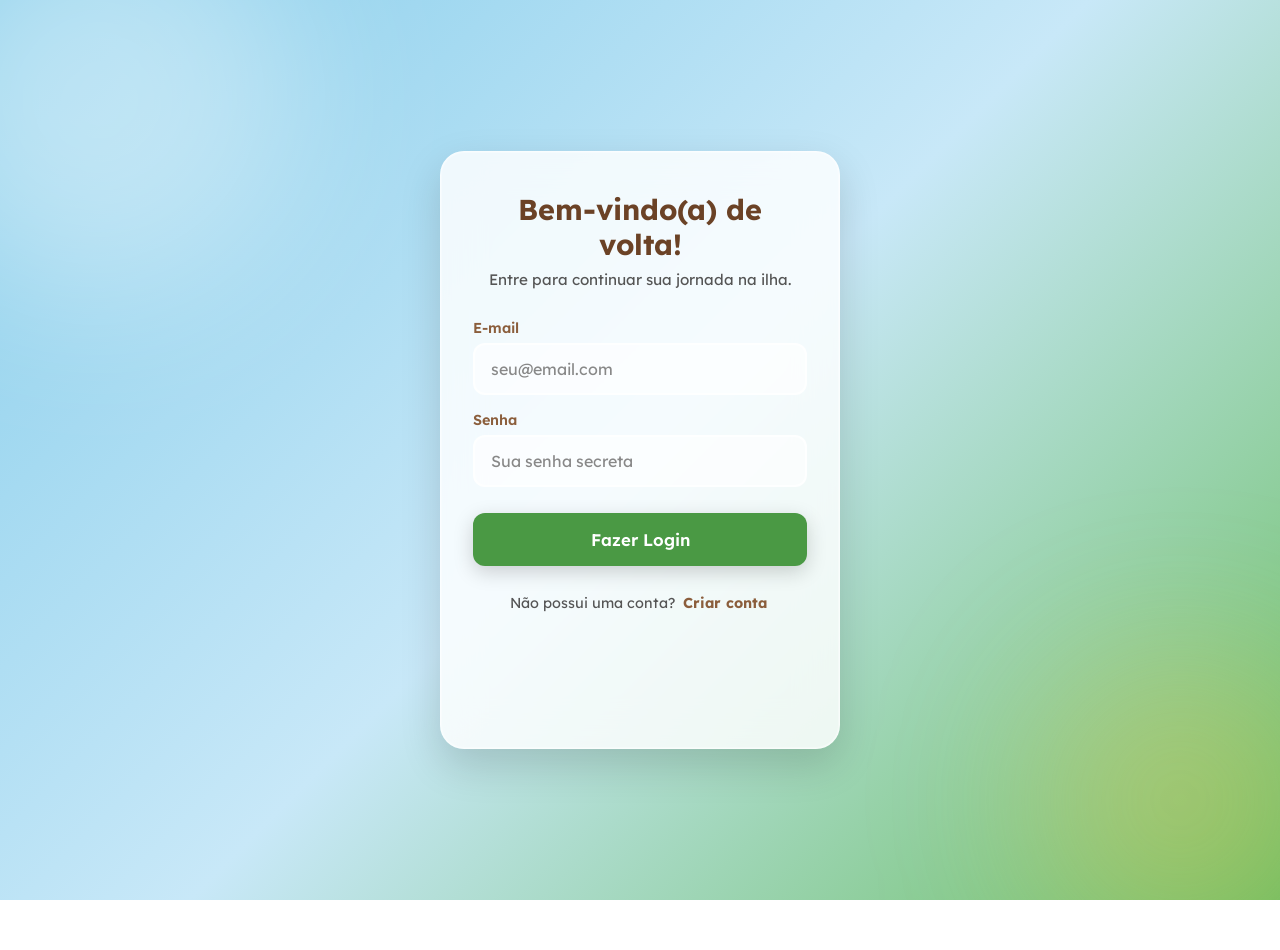
<file: index.html>
<!DOCTYPE html>
<html lang="pt-BR">

<head>
  <meta charset="UTF-8">
  <meta name="viewport" content="width=device-width, initial-scale=1.0">
  <title>Login - Caderno de Descobertas</title>

  <!-- Fontes -->
  <link rel="preconnect" href="https://fonts.googleapis.com">
  <link rel="preconnect" href="https://fonts.gstatic.com" crossorigin>
  <link href="https://fonts.googleapis.com/css2?family=Lexend:wght@300;400;500;600;700&display=swap" rel="stylesheet">

  <!-- Estilos Globais e do Login -->
  <link rel="stylesheet" href="css/style.css">
  <link rel="stylesheet" href="css/login.css">
</head>

<body class="login-body">

  <div class="login-container">
    <div class="login-card">

      <!-- LOGO / HEADER -->
      <div class="login-header">
        <h1 class="login-title" id="login-title">Bem-vindo(a) de volta!</h1>
        <p class="login-subtitle" id="login-subtitle">Entre para continuar sua jornada na ilha.</p>
      </div>

      <div class="auth-wrapper">
        <!-- SESSÃO DE LOGIN -->
        <div id="login-section" class="auth-section is-active">
          <form id="login-form" class="auth-form">
            <div class="form-group">
              <label for="login-email">E-mail</label>
              <input type="email" id="login-email" placeholder="seu@email.com">
            </div>

            <div class="form-group">
              <label for="login-password">Senha</label>
              <input type="password" id="login-password" placeholder="Sua senha secreta">
            </div>

            <button type="submit" class="btn-submit">Fazer Login</button>
          </form>

          <div class="auth-toggle">
            <span>Não possui uma conta?</span>
            <button type="button" id="btn-go-signup" class="btn-text">Criar conta</button>
          </div>
        </div>

        <!-- SESSÃO DE CADASTRO -->
        <div id="signup-section" class="auth-section">
          <form id="signup-form" class="auth-form">

            <div class="form-group">
              <label for="signup-family">Nome da Família</label>
              <input type="text" id="signup-family" placeholder="Ex: Família Silva">
            </div>

            <div class="form-group">
              <label for="signup-email">E-mail</label>
              <input type="email" id="signup-email" placeholder="seu@email.com">
            </div>

            <div class="form-group">
              <label for="signup-password">Senha</label>
              <input type="password" id="signup-password" placeholder="Crie uma senha forte">
            </div>

            <button type="submit" class="btn-submit">Criar minha conta</button>
          </form>

          <div class="auth-toggle">
            <span>Já tem uma conta?</span>
            <button type="button" id="btn-go-login" class="btn-text">Fazer Login</button>
          </div>
        </div>
        <!-- FIM SESSÃO DE CADASTRO -->
      </div> <!-- FIM AUTH WRAPPER -->

    </div>
  </div>

  <script src="js/login.js"></script>
</body>

</html>
</file>
<file: css/style.css>
/* ═══════════════════════════════════════════════════════════
   CADERNO DE DESCOBERTAS – Estilos Principais
   ═══════════════════════════════════════════════════════════ */

/* ── TOKENS DE DESIGN ────────────────────────────────────── */
@font-face {
  font-family: 'Lexend';
  src: url('../fonte/Lexend-VariableFont_wght.ttf') format('truetype-variations');
  font-weight: 100 900;
  font-style: normal;
  font-display: swap;
}

:root {
  --sky-top: #87CEEB;
  --sky-bottom: #C8E8F8;
  --green-soft: #6DBF67;
  --green-dark: #4A9944;
  --yellow-gold: #F5C842;
  --yellow-hover: #E8B520;
  --brown-wood: #8B5E3C;
  --brown-dark: #6B4226;
  --cream: #FFF8EE;
  --cream-dark: #F2E8D0;
  --white-glass: rgba(255, 255, 255, 0.82);
  --white-glass-2: rgba(255, 255, 255, 0.65);
  --shadow-soft: 0 4px 24px rgba(0, 0, 0, 0.13);
  --shadow-btn: 0 6px 20px rgba(0, 0, 0, 0.18);
  --shadow-card: 0 2px 12px rgba(0, 0, 0, 0.10);
  --radius-xl: 24px;
  --radius-lg: 18px;
  --radius-md: 12px;
  --radius-sm: 8px;
  --font-main: 'Lexend', sans-serif;
  --font-display: 'Lexend', sans-serif;
  --transition: all 0.28s cubic-bezier(0.34, 1.56, 0.64, 1);
  --transition-fade: opacity 0.32s ease, transform 0.32s ease;
}

/* ── RESET ───────────────────────────────────────────────── */
*,
*::before,
*::after {
  box-sizing: border-box;
  margin: 0;
  padding: 0;
}

html,
body {
  width: 100%;
  height: 100%;
  overflow: hidden;
  font-family: var(--font-main);
  font-size: 16px;
  /* Cor de fundo igual ao céu cartoon — evita flash no carregamento */
  background: linear-gradient(180deg, #4AB3E8 0%, #8DD5F4 40%, #C5E8F0 75%, #E8F5FA 100%);
}

img {
  display: block;
  max-width: 100%;
}

button {
  cursor: pointer;
  border: none;
  background: none;
  font-family: inherit;
}

input {
  font-family: inherit;
}

/* ══════════════════════════════════════════════════════════
   SPLINE – FUNDO 3D
══════════════════════════════════════════════════════════ */
#three-bg {
  position: fixed;
  inset: 0;
  z-index: 0;
  width: 100vw;
  height: 100vh;
  /* O spline-viewer PRECISA de pointer-events para inicializar e interagir */
  pointer-events: auto;
  cursor: grab;
  touch-action: none;
}

#three-bg:active {
  cursor: grabbing;
}

/* Quando um overlay está aberto, bloqueia interação com a cena */
body.has-overlay #three-bg {
  pointer-events: none;
}

#three-bg spline-viewer {
  width: 100%;
  height: 100%;
  display: block;
}

/* ══════════════════════════════════════════════════════════
   CÉU CARTOON – FUNDO SEMPRE VISÍVEL ATRÁS DO SPLINE
══════════════════════════════════════════════════════════ */
#sky-bg {
  position: absolute;
  inset: 0;
  z-index: -1;
  overflow: hidden;
  /* Gradiente de céu azul em camadas: azul intenso no topo, azul claro no meio,
     quase branco-azulado no horizonte inferior — clássico estilo cartoon */
  background: linear-gradient(180deg,
      #4AB3E8 0%,
      /* azul intenso - zênite */
      #6EC6F0 18%,
      /* azul médio */
      #8DD5F4 38%,
      /* azul suave */
      #AADDEE 58%,
      /* azul pálido */
      #C5E8F0 75%,
      /* quase branco-azulado */
      #D8EFF5 90%,
      /* horizonte claro */
      #E8F5FA 100%
      /* base bem clara */
    );
}

/* Luz solar difusa no canto superior direito */
#sky-bg::before {
  content: "";
  position: absolute;
  inset: 0;
  background:
    radial-gradient(ellipse 60% 45% at 85% 5%, rgba(255, 245, 180, 0.30) 0%, transparent 70%),
    radial-gradient(ellipse 40% 30% at 15% 8%, rgba(255, 255, 255, 0.18) 0%, transparent 60%);
  pointer-events: none;
}

/* ── NUVEM SVG – BASE ───────────────────────────────────── */
.cloud {
  position: absolute;
  pointer-events: none;
  overflow: visible;
}

/* ── NUVENS INDIVIDUAIS – POSIÇÃO E TAMANHO ─────────────── */

/* Nuvem A – grande, topo esquerdo */
.cloud-a {
  width: 300px;
  top: 4%;
  left: -2%;
  opacity: 0.97;
  animation: drift-a 28s ease-in-out infinite alternate;
}

/* Nuvem B – grande, topo direito */
.cloud-b {
  width: 340px;
  top: 2%;
  right: -2%;
  opacity: 0.95;
  animation: drift-b 35s ease-in-out infinite alternate;
}

/* Nuvem C – média, topo centro-esquerda */
.cloud-c {
  width: 210px;
  top: 13%;
  left: 22%;
  opacity: 0.85;
  animation: drift-a 22s ease-in-out infinite alternate-reverse;
}

/* Nuvem D – média, topo centro-direita */
.cloud-d {
  width: 240px;
  top: 8%;
  right: 26%;
  opacity: 0.88;
  animation: drift-b 30s ease-in-out infinite alternate;
}

/* Nuvem E – pequena, esquerda baixa */
.cloud-e {
  width: 155px;
  top: 22%;
  left: 5%;
  opacity: 0.65;
  animation: drift-a 18s ease-in-out infinite alternate;
}

/* Nuvem F – pequena, direita baixa */
.cloud-f {
  width: 170px;
  top: 19%;
  right: 8%;
  opacity: 0.68;
  animation: drift-b 24s ease-in-out infinite alternate-reverse;
}

/* ── ANIMAÇÕES DE DERIVA ────────────────────────────────── */
@keyframes drift-a {
  0% {
    transform: translateX(0px) translateY(0px);
  }

  33% {
    transform: translateX(22px) translateY(-6px);
  }

  66% {
    transform: translateX(8px) translateY(4px);
  }

  100% {
    transform: translateX(30px) translateY(-3px);
  }
}

@keyframes drift-b {
  0% {
    transform: translateX(0px) translateY(0px);
  }

  33% {
    transform: translateX(-18px) translateY(5px);
  }

  66% {
    transform: translateX(-30px) translateY(-4px);
  }

  100% {
    transform: translateX(-12px) translateY(6px);
  }
}

/* ── BRILHO SUAVE DO CÉU (pulsação lenta) ──────────────── */
@keyframes sky-pulse {
  0% {
    filter: brightness(1);
  }

  100% {
    filter: brightness(1.04);
  }
}

#sky-bg {
  animation: sky-pulse 12s ease-in-out infinite alternate;
}

/* ══════════════════════════════════════════════════════════
   UI OVERLAY – CAMADA DE INTERFACE
══════════════════════════════════════════════════════════ */
#ui-overlay {
  position: fixed;
  inset: 0;
  z-index: 10;
  pointer-events: none;
  /* só filhos com pointer-events:auto são clicáveis */
  display: grid;
  grid-template-areas:
    "header   header"
    "nina     ."
    ".        ."
    "keyword  buttons"
    "dicas    buttons";
  grid-template-columns: 1fr auto;
  grid-template-rows: auto 1fr auto auto auto;
  padding: 20px 24px 28px 24px;
  gap: 12px;
}

/* ── HEADER ───────────────────────────────────────────────── */
#header {
  grid-area: header;
  display: flex;
  align-items: center;
  justify-content: space-between;
  pointer-events: auto;
}

/* Logo */
#logo-area {
  display: flex;
  align-items: center;
  gap: 10px;
  background: var(--white-glass);
  backdrop-filter: blur(12px) saturate(1.4);
  -webkit-backdrop-filter: blur(12px) saturate(1.4);
  border-radius: var(--radius-lg);
  padding: 10px 18px;
  box-shadow: var(--shadow-soft);
  border: 2px solid rgba(255, 255, 255, 0.9);
  text-decoration: none;
  transition: transform 0.2s ease;
}

#logo-area:hover {
  transform: scale(1.02);
}

.logo-icon {
  font-size: 1.4rem;
  color: var(--yellow-gold);
  text-shadow: 0 1px 3px rgba(0, 0, 0, 0.2);
}

.logo-text {
  display: flex;
  flex-direction: column;
  line-height: 1.1;
}

.logo-title {
  font-family: var(--font-display);
  font-size: 1.1rem;
  color: #2C5F8A;
  letter-spacing: 0.01em;
}

.logo-highlight {
  font-family: var(--font-display);
  font-size: 1.25rem;
  color: var(--yellow-gold);
  text-shadow: 0 1px 3px rgba(0, 0, 0, 0.15);
  letter-spacing: 0.01em;
}

/* Header controls */
#header-controls {
  display: flex;
  gap: 10px;
}

.control-btn {
  width: 56px;
  height: 56px;
  border-radius: 50%;
  background: var(--white-glass);
  backdrop-filter: blur(12px);
  -webkit-backdrop-filter: blur(12px);
  border: 2px solid rgba(255, 255, 255, 0.9);
  display: flex;
  align-items: center;
  justify-content: center;
  box-shadow: var(--shadow-soft);
  color: #2C5F8A;
  transition: var(--transition);
}

.control-btn svg {
  width: 20px;
  height: 20px;
}

/* Ícone SVG externo nos botões de controle */
.control-icon {
  width: 34px;
  height: 34px;
  object-fit: contain;
  display: block;
}

/* Som desativado – fica semi-transparente */
.icon-muted {
  opacity: 0.4;
  filter: grayscale(1);
}

.control-btn:hover {
  transform: scale(1.12) rotate(-5deg);
  background: var(--yellow-gold);
  color: white;
  border-color: var(--yellow-gold);
}

.control-btn.muted {
  background: rgba(200, 200, 200, 0.7);
  color: #888;
}

/* ── NINA – PERSONAGEM GUIA ──────────────────────────────── */
#nina-area {
  grid-area: nina;
  /* Linha horizontal: Nina à esquerda, balão à direita */
  display: flex;
  flex-direction: row;
  align-items: flex-end;
  /* alinha pela base */
  justify-content: flex-start;
  gap: 0;
  /* balão encosta na Nina */
  pointer-events: none;
  position: relative;
  align-self: end;
}

.nina-character {
  width: 130px;
  /* menor: foco fica na ilha */
  flex-shrink: 0;
  filter: drop-shadow(0 6px 14px rgba(0, 0, 0, 0.22));
  animation: nina-float 4s ease-in-out infinite;
  pointer-events: none;
  position: relative;
  z-index: 1;
}

.nina-img {
  width: 100%;
  height: auto;
  display: block;
}

/* Placeholder quando não tem imagem */
.nina-placeholder {
  width: 110px;
  height: 140px;
  background: linear-gradient(160deg, #C8A96E, #A67B5B);
  border-radius: 50% 50% 45% 45% / 60% 60% 40% 40%;
  border: 3px solid var(--brown-wood);
  display: flex;
  align-items: center;
  justify-content: center;
  box-shadow: var(--shadow-soft);
}

.nina-placeholder::after {
  content: "🐹";
  font-size: 3rem;
}

/* ── BALÃO DE FALA ─────────────────────────────────────────
   Sai do lado direito da Nina, seta aponta para a esquerda
   (em direção à Nina)
──────────────────────────────────────────────────────────── */
.speech-bubble {
  background: var(--white-glass);
  backdrop-filter: blur(14px) saturate(1.3);
  -webkit-backdrop-filter: blur(14px) saturate(1.3);
  border: 2.5px solid rgba(255, 255, 255, 0.95);
  border-radius: var(--radius-xl);
  padding: 12px 16px;
  max-width: 210px;
  min-width: 170px;
  box-shadow: var(--shadow-soft);
  position: relative;
  /* Sobe o balão para ficar na altura do topo da Nina */
  margin-bottom: 28px;
  margin-left: 0;
  pointer-events: none;
  animation: bubble-pop 0.6s cubic-bezier(0.34, 1.56, 0.64, 1) both;
  animation-delay: 0.8s;
  opacity: 0;
  animation-fill-mode: forwards;
}

/* Seta saindo para a esquerda (aponta para Nina) */
.speech-bubble::before {
  content: "";
  position: absolute;
  left: -13px;
  /* sai pela lateral esquerda do balão */
  bottom: 18px;
  width: 0;
  height: 0;
  border-top: 8px solid transparent;
  border-bottom: 8px solid transparent;
  border-right: 13px solid rgba(255, 255, 255, 0.95);
}

/* Segunda camada da seta para simular borda */
.speech-bubble::after {
  content: "";
  position: absolute;
  left: -17px;
  bottom: 15px;
  width: 0;
  height: 0;
  border-top: 11px solid transparent;
  border-bottom: 11px solid transparent;
  border-right: 15px solid rgba(255, 255, 255, 0.85);
  z-index: -1;
}

#nina-text {
  font-size: 0.85rem;
  font-weight: 700;
  color: #2C4A6E;
  line-height: 1.5;
  text-align: left;
}

/* ── CAMPO DE PALAVRA-CHAVE ─────────────────────────────── */
#keyword-area {
  grid-area: keyword;
  display: flex;
  flex-direction: column;
  gap: 6px;
  align-self: end;
  justify-self: start;
  pointer-events: auto;
}

/* Form é uma pílula única com ícone + input + botão em linha */
#keyword-form {
  display: flex;
  flex-direction: row;
  align-items: center;
  /* todos filhos alinhados ao centro vertical */
  gap: 0;
  background: var(--white-glass);
  backdrop-filter: blur(14px) saturate(1.4);
  -webkit-backdrop-filter: blur(14px) saturate(1.4);
  border: 2.5px solid rgba(255, 255, 255, 0.95);
  border-radius: 50px;
  padding: 6px 6px 6px 14px;
  /* padding interno da pílula */
  box-shadow: var(--shadow-soft);
  width: 320px;
  max-width: 100%;
  height: 52px;
  /* altura fixa garante alinhamento */
  transition: box-shadow 0.2s ease, border-color 0.2s ease;
}

#keyword-form:focus-within {
  box-shadow: 0 0 0 3px rgba(245, 200, 66, 0.5), var(--shadow-soft);
  border-color: var(--yellow-gold);
}

.keyword-icon {
  width: 17px;
  height: 17px;
  color: #8BB8D4;
  flex-shrink: 0;
  margin-right: 8px;
  /* garante alinhamento vertical mesmo sem wrapper */
  display: block;
  align-self: center;
}

.keyword-input {
  flex: 1;
  border: none;
  background: transparent;
  font-size: 0.9rem;
  font-weight: 600;
  color: #2C4A6E;
  outline: none;
  min-width: 0;
  height: 100%;
  /* ocupa toda a altura da pílula */
  align-self: center;
  line-height: 1;
}

.keyword-input::placeholder {
  color: #A8C4D8;
  font-weight: 600;
}

/* Botão: círculo dourado encostado no lado direito da pílula */
.btn-unlock {
  width: 38px;
  height: 38px;
  border-radius: 50%;
  background: var(--yellow-gold);
  border: none;
  display: flex;
  align-items: center;
  justify-content: center;
  flex-shrink: 0;
  align-self: center;
  /* alinha verticalmente no centro */
  margin-left: 6px;
  transition: var(--transition);
  box-shadow: 0 3px 10px rgba(245, 200, 66, 0.4);
}

.btn-unlock svg {
  width: 18px;
  height: 18px;
  stroke: white;
}

.btn-unlock:hover {
  transform: scale(1.12);
  background: var(--yellow-hover);
  box-shadow: 0 5px 15px rgba(245, 200, 66, 0.6);
}

.keyword-feedback {
  font-size: 0.82rem;
  font-weight: 700;
  padding: 0 8px;
  min-height: 20px;
  transition: opacity 0.3s ease;
}

.keyword-feedback.success {
  color: #2DB54A;
}

.keyword-feedback.error {
  color: #E05050;
}

/* ── BOTÕES PRINCIPAIS ──────────────────────────────────── */
#main-buttons {
  grid-area: buttons;
  display: flex;
  flex-direction: column;
  gap: 12px;
  align-items: flex-end;
  justify-content: flex-end;
  align-self: end;
  pointer-events: auto;
}

.main-btn {
  display: flex;
  align-items: center;
  gap: 12px;
  padding: 14px 28px;
  border-radius: 50px;
  font-family: var(--font-display);
  font-size: 1.15rem;
  letter-spacing: 0.02em;
  box-shadow: var(--shadow-btn);
  transition: var(--transition);
  border: 3px solid transparent;
  min-width: 240px;
  justify-content: flex-start;
  white-space: nowrap;
}

.btn-icon {
  font-size: 1.35rem;
  flex-shrink: 0;
  filter: drop-shadow(0 1px 2px rgba(0, 0, 0, 0.2));
}

/* Ícone SVG externo nos botões principais */
.btn-svg-icon {
  width: 2.3rem;
  height: 2.3rem;
  object-fit: contain;
  flex-shrink: 0;
  filter: drop-shadow(0 1px 2px rgba(0, 0, 0, 0.2));
}

.btn-label {
  flex: 1;
}

/* Botão Primário – Atividades */
.btn-primary {
  background: linear-gradient(135deg, var(--brown-wood) 0%, var(--brown-dark) 100%);
  color: #FFF8EE;
  border-color: rgba(255, 255, 255, 0.25);
  text-shadow: 0 1px 2px rgba(0, 0, 0, 0.3);
}

.btn-primary:hover {
  transform: translateY(-3px) scale(1.03);
  box-shadow: 0 10px 30px rgba(139, 94, 60, 0.5);
  background: linear-gradient(135deg, #A06B44, #7A4A28);
}

.btn-primary:active {
  transform: translateY(0) scale(0.98);
}

/* Botão Secundário – Distintivos */
.btn-secondary {
  background: linear-gradient(135deg, #D4892A 0%, #B5701A 100%);
  color: #FFF8EE;
  border-color: rgba(255, 255, 255, 0.25);
  text-shadow: 0 1px 2px rgba(0, 0, 0, 0.3);
}

.btn-secondary:hover {
  transform: translateY(-3px) scale(1.03);
  box-shadow: 0 10px 30px rgba(212, 137, 42, 0.5);
  background: linear-gradient(135deg, #E89B38, #C47F28);
}

.btn-secondary:active {
  transform: translateY(0) scale(0.98);
}

/* ── BOTÃO DICAS ─────────────────────────────────────────── */
#btn-dicas {
  grid-area: dicas;
  align-self: end;
  justify-self: start;
  display: flex;
  flex-direction: column;
  align-items: center;
  gap: 3px;
  background: var(--white-glass);
  backdrop-filter: blur(10px);
  -webkit-backdrop-filter: blur(10px);
  border: 2px solid rgba(255, 255, 255, 0.9);
  border-radius: var(--radius-md);
  padding: 8px 12px;
  font-size: 0.72rem;
  font-weight: 800;
  color: #2C5F8A;
  box-shadow: var(--shadow-card);
  pointer-events: auto;
  transition: var(--transition);
}

#btn-dicas span:first-child {
  font-size: 1.1rem;
}

#btn-dicas:hover {
  transform: scale(1.08);
  background: var(--yellow-gold);
  color: white;
}


/* ══════════════════════════════════════════════════════════
   ANIMAÇÕES
══════════════════════════════════════════════════════════ */
@keyframes nina-float {

  0%,
  100% {
    transform: translateY(0px);
  }

  50% {
    transform: translateY(-10px);
  }
}

@keyframes bubble-pop {
  0% {
    opacity: 0;
    transform: scale(0.7) translateY(10px);
  }

  100% {
    opacity: 1;
    transform: scale(1) translateY(0);
  }
}

@keyframes fade-in-up {
  0% {
    opacity: 0;
    transform: translateY(20px);
  }

  100% {
    opacity: 1;
    transform: translateY(0);
  }
}

@keyframes pop-in {
  0% {
    opacity: 0;
    transform: scale(0.6);
  }

  70% {
    transform: scale(1.08);
  }

  100% {
    opacity: 1;
    transform: scale(1);
  }
}

@keyframes toast-slide {
  0% {
    opacity: 0;
    transform: translateX(-50%) translateY(20px);
  }

  100% {
    opacity: 1;
    transform: translateX(-50%) translateY(0);
  }
}

/* Entrada dos elementos da UI */
#logo-area {
  animation: fade-in-up 0.5s ease 0.1s both;
}

#header-controls {
  animation: fade-in-up 0.5s ease 0.2s both;
}

#nina-area {
  animation: fade-in-up 0.6s ease 0.3s both;
}

#keyword-area {
  animation: fade-in-up 0.5s ease 0.5s both;
}

#main-buttons {
  animation: fade-in-up 0.5s ease 0.6s both;
}


/* ══════════════════════════════════════════════════════════
   OVERLAYS
══════════════════════════════════════════════════════════ */
.overlay {
  position: fixed;
  inset: 0;
  z-index: 100;
  display: flex;
  align-items: center;
  justify-content: center;
  padding: 20px;
}

.overlay[hidden] {
  display: none;
}

.overlay-backdrop {
  position: absolute;
  inset: 0;
  background: rgba(10, 30, 60, 0.55);
  backdrop-filter: blur(6px);
  -webkit-backdrop-filter: blur(6px);
  animation: fade-in-up 0.25s ease both;
}

.overlay-panel {
  position: relative;
  z-index: 1;
  animation: pop-in 0.4s cubic-bezier(0.34, 1.56, 0.64, 1) both;
  max-height: 90vh;
  overflow-y: auto;
}

.overlay-close {
  width: 36px;
  height: 36px;
  border-radius: 50%;
  background: rgba(0, 0, 0, 0.08);
  border: 2px solid rgba(0, 0, 0, 0.1);
  font-size: 1rem;
  display: flex;
  align-items: center;
  justify-content: center;
  transition: var(--transition);
  color: #555;
  line-height: 1;
}

.overlay-close:hover {
  background: #E05050;
  color: white;
  border-color: #E05050;
  transform: scale(1.1) rotate(90deg);
}

/* ── CADERNO DE ATIVIDADES ──────────────────────────────── */
.caderno-panel {
  background: var(--cream);
  border-radius: var(--radius-xl);
  box-shadow:
    0 25px 60px rgba(0, 0, 0, 0.25),
    inset 0 1px 0 rgba(255, 255, 255, 0.8);
  width: 100%;
  max-width: 900px;
  overflow: hidden;
  border: 3px solid rgba(255, 255, 255, 0.6);
}

.caderno-header {
  display: flex;
  align-items: center;
  gap: 12px;
  padding: 18px 24px;
  background: linear-gradient(135deg, var(--brown-wood) 0%, var(--brown-dark) 100%);
  color: var(--cream);
}

.caderno-icon {
  font-size: 1.6rem;
}

.caderno-title {
  font-family: var(--font-display);
  font-size: 1.4rem;
  flex: 1;
  color: var(--cream);
}

.caderno-pages {
  display: flex;
  min-height: 420px;
}

.caderno-page {
  flex: 1;
  padding: 28px 28px 24px;
  position: relative;
}

.page-lines {
  position: absolute;
  inset: 60px 28px 24px;
  background-image: repeating-linear-gradient(to bottom,
      transparent 0px,
      transparent 31px,
      rgba(139, 94, 60, 0.10) 31px,
      rgba(139, 94, 60, 0.10) 32px);
  pointer-events: none;
}

.page-left {
  background: var(--cream);
}

.page-right {
  background: #FFF5E8;
}

.page-spine {
  width: 20px;
  background: linear-gradient(90deg, rgba(139, 94, 60, 0.2) 0%, rgba(139, 94, 60, 0.08) 50%, rgba(139, 94, 60, 0.2) 100%);
  position: relative;
  flex-shrink: 0;
}

.page-spine::before {
  content: "";
  position: absolute;
  top: 0;
  bottom: 0;
  left: 50%;
  transform: translateX(-50%);
  width: 3px;
  background: rgba(139, 94, 60, 0.25);
}

.page-title {
  font-family: var(--font-display);
  font-size: 1.1rem;
  color: var(--brown-dark);
  margin-bottom: 6px;
  position: relative;
  z-index: 1;
}

.page-subtitle {
  font-size: 0.82rem;
  color: #8B7355;
  margin-bottom: 20px;
  font-weight: 600;
  position: relative;
  z-index: 1;
}

/* Activities list */
.activities-list {
  display: flex;
  flex-direction: column;
  gap: 10px;
  position: relative;
  z-index: 1;
}

.activity-card {
  display: flex;
  align-items: center;
  gap: 12px;
  background: rgba(255, 255, 255, 0.75);
  border: 2px solid rgba(139, 94, 60, 0.15);
  border-radius: var(--radius-md);
  padding: 12px 14px;
  transition: all 0.2s ease;
}

.activity-card:hover {
  background: rgba(255, 255, 255, 0.95);
  border-color: var(--yellow-gold);
  transform: translateX(4px);
}

.activity-card.unlocked {
  border-color: rgba(45, 181, 74, 0.4);
  background: rgba(230, 255, 235, 0.6);
}

.activity-badge-icon {
  font-size: 1.6rem;
  flex-shrink: 0;
}

.activity-info {
  flex: 1;
}

.activity-info strong {
  font-size: 0.9rem;
  font-weight: 800;
  color: #3D2B1A;
  display: block;
  margin-bottom: 2px;
}

.activity-info p {
  font-size: 0.78rem;
  color: #7A5C3A;
  line-height: 1.4;
  margin-bottom: 6px;
}

.activity-tag {
  display: inline-block;
  background: rgba(245, 200, 66, 0.3);
  border: 1px solid rgba(245, 200, 66, 0.5);
  color: #8B6A10;
  font-size: 0.68rem;
  font-weight: 800;
  padding: 2px 8px;
  border-radius: 20px;
}

.activity-lock {
  font-size: 1.2rem;
  flex-shrink: 0;
}

.unlocked-icon {
  font-size: 1.2rem;
}

/* How to steps */
.how-to-steps {
  display: flex;
  flex-direction: column;
  gap: 14px;
  margin-bottom: 24px;
  position: relative;
  z-index: 1;
}

.step {
  display: flex;
  align-items: flex-start;
  gap: 12px;
}

.step-number {
  width: 28px;
  height: 28px;
  border-radius: 50%;
  background: linear-gradient(135deg, var(--yellow-gold), var(--yellow-hover));
  color: white;
  font-family: var(--font-display);
  font-size: 0.9rem;
  display: flex;
  align-items: center;
  justify-content: center;
  flex-shrink: 0;
  box-shadow: 0 2px 8px rgba(245, 200, 66, 0.4);
}

.step p {
  font-size: 0.85rem;
  color: #4A3020;
  line-height: 1.5;
  font-weight: 600;
}

/* Nina tip no caderno */
.caderno-nina-tip {
  display: flex;
  align-items: flex-end;
  gap: 8px;
  position: relative;
  z-index: 1;
}

.tip-nina {
  width: 60px;
  filter: drop-shadow(0 3px 6px rgba(0, 0, 0, 0.15));
}

.tip-bubble {
  background: rgba(255, 255, 255, 0.85);
  border: 2px solid rgba(245, 200, 66, 0.4);
  border-radius: var(--radius-md);
  padding: 10px 14px;
  flex: 1;
  font-size: 0.8rem;
  font-weight: 700;
  color: #4A3020;
  line-height: 1.4;
}

/* ── MURAL DE MADEIRA (DISTINTIVOS) ─────────────────────────── */
.board-modal-overlay {
  perspective: 1600px;
}

.board-backdrop {
  position: absolute;
  inset: 0;
  background: rgba(4, 12, 28, 0.48);
  backdrop-filter: blur(8px) saturate(0.8);
  -webkit-backdrop-filter: blur(8px) saturate(0.8);
  animation: backdrop-in 0.3s ease both;
}

@keyframes backdrop-in {
  from {
    opacity: 0;
  }

  to {
    opacity: 1;
  }
}

.board-modal {
  position: relative;
  z-index: 10;
  width: 90%;
  max-width: 680px;
  animation: board-open-in 0.5s cubic-bezier(0.34, 1.4, 0.64, 1) both;
}

@keyframes board-open-in {
  0% {
    opacity: 0;
    transform: scale(0.9) translateY(28px) rotateX(8deg);
  }

  100% {
    opacity: 1;
    transform: scale(1) translateY(0) rotateX(0deg);
  }
}

/* Botão Fechar no estilo prego/plaquinha */
.board-close-btn {
  position: absolute;
  top: -18px;
  right: -18px;
  width: 46px;
  height: 46px;
  border-radius: 50%;
  background: #E05050;
  border: 3px solid #FFFDF5;
  color: white;
  display: flex;
  align-items: center;
  justify-content: center;
  box-shadow: 0 4px 14px rgba(0, 0, 0, 0.4);
  z-index: 30;
  transition: all 0.22s ease;
}

.board-close-btn svg {
  width: 18px;
  height: 18px;
}

.board-close-btn:hover {
  background: #C0392B;
  transform: scale(1.1) rotate(90deg);
  box-shadow: 0 6px 20px rgba(0, 0, 0, 0.5);
}

.board-body.signpost-style {
  position: relative;
  width: 100%;
  display: flex;
  flex-direction: column;
  align-items: center;
  gap: 12px;
  padding: 20px 0;
}

/* Vertical Posts */
.signpost-posts {
  position: absolute;
  top: -20px;
  bottom: -40px;
  left: 0;
  right: 0;
  display: flex;
  justify-content: space-between;
  padding: 0 40px;
  z-index: 0;
  pointer-events: none;
}

@media (max-width: 640px) {
  .signpost-posts {
    padding: 0 20px;
  }
}

.signpost-post {
  width: 40px;
  background: linear-gradient(90deg, #3A2010, #5A3515 30%, #4A2B15 80%, #2D1808);
  border-radius: 20px;
  box-shadow: inset 2px 0 5px rgba(255, 255, 255, 0.05), inset -4px 0 8px rgba(0, 0, 0, 0.6);
}

/* Planks */
.signpost-plank {
  position: relative;
  z-index: 1;
  background: linear-gradient(180deg, #C2865E, #A06B44 40%, #7A4A28);
  border-radius: 20px;
  box-shadow:
    inset 0 4px 6px rgba(255, 255, 255, 0.25),
    inset 0 -6px 8px rgba(0, 0, 0, 0.35),
    0 16px 24px rgba(0, 0, 0, 0.5);
  padding: 12px 24px;
  width: 95%;
  max-width: 520px;
  display: flex;
  flex-direction: column;
  align-items: center;
  justify-content: center;
}

/* Wood grain */
.signpost-plank::after {
  content: "";
  position: absolute;
  inset: 0;
  border-radius: inherit;
  background-image: repeating-linear-gradient(2deg,
      rgba(0, 0, 0, 0.04) 0px,
      rgba(0, 0, 0, 0.04) 2px,
      transparent 2px,
      transparent 12px);
  pointer-events: none;
}

/* Cuts/cracks in wood */
.signpost-plank::before {
  content: "";
  position: absolute;
  top: 35%;
  left: 10%;
  right: 25%;
  height: 3px;
  background: rgba(0, 0, 0, 0.15);
  border-radius: 2px;
  box-shadow: 0 35px 0 -1px rgba(0, 0, 0, 0.12);
  pointer-events: none;
}

/* Nails */
.plank-nails {
  position: absolute;
  top: 50%;
  left: 18px;
  right: 18px;
  display: flex;
  justify-content: space-between;
  transform: translateY(-50%);
  pointer-events: none;
  z-index: 2;
}

.nail {
  width: 16px;
  height: 16px;
  background: #222;
  border-radius: 50%;
  box-shadow: inset -2px -2px 4px rgba(0, 0, 0, 0.9), inset 2px 2px 4px rgba(255, 255, 255, 0.4), 0 2px 3px rgba(0, 0, 0, 0.5);
}

/* Specific Planks */
.plank-title {
  transform: rotate(-1deg);
  width: 80%;
  padding: 12px 20px 8px;
  z-index: 4;
}

.plank-row-0 {
  transform: rotate(0.8deg) translateX(-2px);
  z-index: 3;
}

.plank-row-1 {
  transform: rotate(-0.5deg) translateX(3px);
  z-index: 2;
}

.plank-footer {
  transform: rotate(1deg);
  width: 85%;
  z-index: 1;
  padding: 10px 20px;
}

/* Navigation buttons */
.board-nav-btn {
  position: absolute;
  top: 50%;
  transform: translateY(-50%);
  width: 50px;
  height: 50px;
  border-radius: 50%;
  background: rgba(255, 255, 255, 0.15);
  border: 2px solid rgba(255, 255, 255, 0.4);
  color: #FFFDF5;
  display: flex;
  align-items: center;
  justify-content: center;
  cursor: pointer;
  z-index: 20;
  transition: all 0.2s ease;
  backdrop-filter: blur(4px);
  -webkit-backdrop-filter: blur(4px);
}

.board-nav-btn:hover {
  background: var(--yellow-gold);
  border-color: var(--yellow-hover);
  transform: translateY(-50%) scale(1.1);
}

.nav-prev {
  left: -20px;
}

.nav-next {
  right: -20px;
}

@media (max-width: 640px) {
  .nav-prev {
    left: -10px;
    width: 40px;
    height: 40px;
  }

  .nav-next {
    right: -10px;
    width: 40px;
    height: 40px;
  }
}

/* Texts inside planks */
.board-header {
  display: flex;
  align-items: center;
  justify-content: center;
  gap: 10px;
  position: relative;
  z-index: 2;
}

.board-icon {
  font-size: 2rem;
  filter: drop-shadow(0 2px 5px rgba(0, 0, 0, 0.4));
}

.board-title {
  font-family: var(--font-display);
  font-size: 1.8rem;
  color: #FFFDF5;
  text-shadow: 0 2px 4px rgba(0, 0, 0, 0.5);
  text-align: center;
}

.board-subtitle {
  font-size: 0.9rem;
  font-weight: 700;
  color: #FFECC8;
  text-align: center;
  margin-top: 4px;
  text-shadow: 0 1px 3px rgba(0, 0, 0, 0.5);
  position: relative;
  z-index: 2;
}

/* Badges Container */
.signpost-badges-container {
  display: flex;
  flex-direction: column;
  gap: 16px;
  width: 100%;
  align-items: center;
}

.badges-row {
  display: flex;
  justify-content: center;
  gap: 16px;
  width: 100%;
  position: relative;
  z-index: 3;
  padding: 10px 0;
}

/* Badge Items */
.badge-item {
  display: flex;
  flex-direction: column;
  align-items: center;
  gap: 6px;
  width: 90px;
  position: relative;
  transition: var(--transition);
}

.badge-item.unlocked {
  background: linear-gradient(135deg, #FAD6A5, #D4A373);
  border-radius: 50%;
  width: 80px;
  height: 80px;
  justify-content: center;
  box-shadow:
    inset 0 3px 5px rgba(255, 255, 255, 0.6),
    inset 0 -4px 6px rgba(0, 0, 0, 0.3),
    0 6px 12px rgba(0, 0, 0, 0.4);
  border: 3px solid #8B5E3C;
}

.badge-item::before {
  display: none;
}

.badge-item.unlocked .badge-emoji {
  font-size: 2.2rem;
  filter: drop-shadow(0 2px 3px rgba(0, 0, 0, 0.2));
}

.badge-item.unlocked .badge-name {
  position: absolute;
  bottom: -24px;
  font-size: 0.75rem;
  font-weight: 800;
  color: #FFFDF5;
  text-shadow: 0 1px 3px rgba(0, 0, 0, 0.8);
  white-space: nowrap;
}

.badge-item.unlocked:hover {
  transform: scale(1.1) rotate(5deg);
  z-index: 5;
}

.badge-item.locked {
  background: rgba(0, 0, 0, 0.15);
  border-radius: 50%;
  width: 80px;
  height: 80px;
  justify-content: center;
  border: 2px dashed rgba(255, 255, 255, 0.3);
  box-shadow: inset 0 2px 6px rgba(0, 0, 0, 0.2);
}

.badge-item.locked .badge-locked-icon {
  font-size: 1.8rem;
  filter: grayscale(1);
  opacity: 0.5;
}

.badge-item.locked .badge-locked-name {
  position: absolute;
  bottom: -24px;
  font-size: 0.75rem;
  color: rgba(255, 255, 255, 0.6);
  white-space: nowrap;
}

/* Footer area */
.board-footer {
  width: 100%;
  position: relative;
  z-index: 2;
}

.progress-info {
  font-size: 0.9rem;
  font-weight: 800;
  color: #FFFDF5;
  text-align: center;
  margin-bottom: 8px;
  text-shadow: 0 1px 3px rgba(0, 0, 0, 0.5);
}

.progress-bar-wrap {
  width: 100%;
  height: 14px;
  background: rgba(0, 0, 0, 0.4);
  border-radius: 20px;
  overflow: hidden;
  box-shadow: inset 0 2px 4px rgba(0, 0, 0, 0.5), 0 1px 2px rgba(255, 255, 255, 0.2);
}

.progress-bar {
  height: 100%;
  background: linear-gradient(90deg, var(--green-soft), var(--yellow-gold));
  border-radius: 20px;
  width: 0%;
  transition: width 0.8s cubic-bezier(0.34, 1.56, 0.64, 1);
  box-shadow: inset 0 2px 4px rgba(255, 255, 255, 0.3);
}


/* ══════════════════════════════════════════════════════════
   TOAST
══════════════════════════════════════════════════════════ */
.toast {
  position: fixed;
  bottom: 36px;
  left: 50%;
  transform: translateX(-50%) translateY(20px);
  background: linear-gradient(135deg, #2C5F2E, #3D8A3F);
  color: white;
  font-family: var(--font-main);
  font-weight: 800;
  font-size: 0.92rem;
  padding: 14px 24px;
  border-radius: 50px;
  box-shadow: 0 8px 30px rgba(0, 0, 0, 0.25);
  z-index: 500;
  pointer-events: none;
  opacity: 0;
  transition: opacity 0.3s ease, transform 0.3s ease;
  white-space: nowrap;
  max-width: calc(100vw - 40px);
  text-align: center;
}

.toast.show {
  opacity: 1;
  transform: translateX(-50%) translateY(0);
  animation: toast-slide 0.35s ease both;
}

.toast.error {
  background: linear-gradient(135deg, #C0392B, #E05050);
}


/* ══════════════════════════════════════════════════════════
   RESPONSIVIDADE – TABLET
══════════════════════════════════════════════════════════ */
@media (max-width: 1024px) {
  #ui-overlay {
    grid-template-areas:
      "header   header"
      "nina     ."
      ".        ."
      "keyword  buttons"
      "dicas    buttons";
    padding: 16px 18px 22px 18px;
  }

  .main-btn {
    min-width: 200px;
    font-size: 1rem;
    padding: 12px 22px;
  }

  .nina-character {
    width: 160px;
  }

  .caderno-pages {
    flex-direction: column;
  }

  .page-spine {
    width: 100%;
    height: 16px;
  }

  .page-spine::before {
    width: 100%;
    height: 3px;
    top: 50%;
    left: 0;
    transform: translateY(-50%);
  }

  /* .badges-grid removido do tablet */
}

/* ══════════════════════════════════════════════════════════
   RESPONSIVIDADE – MOBILE
══════════════════════════════════════════════════════════ */
@media (max-width: 640px) {
  #ui-overlay {
    grid-template-areas:
      "header"
      "."
      "."
      "keyword"
      "nina-mobile"
      "buttons";
    grid-template-columns: 1fr;
    grid-template-rows: auto 1fr auto auto auto;
    padding: 14px 14px 20px;
    gap: 10px;
  }

  /* Nina vira uma versão compacta no mobile */
  #nina-area {
    grid-area: nina-mobile;
    flex-direction: row;
    align-items: flex-end;
    gap: 10px;
    justify-content: center;
  }

  .nina-character {
    width: 80px;
    animation: none;
    flex-shrink: 0;
  }

  .speech-bubble {
    max-width: 100%;
    margin-left: 0;
    animation: none;
    opacity: 1;
    padding: 10px 14px;
  }

  .speech-bubble::before {
    display: none;
  }

  #nina-text {
    font-size: 0.8rem;
  }

  /* Botões no mobile ficam centralizados e menores */
  #main-buttons {
    flex-direction: row;
    justify-content: center;
    gap: 10px;
  }

  .main-btn {
    min-width: 0;
    flex: 1;
    padding: 12px 14px;
    font-size: 0.88rem;
    gap: 8px;
    justify-content: center;
  }

  .btn-icon {
    font-size: 1.1rem;
  }

  /* Campo de keyword ocupa toda a largura */
  #keyword-area {
    width: 100%;
  }

  #keyword-form {
    width: 100%;
  }

  /* Esconde dicas no mobile */
  #btn-dicas {
    display: none;
  }

  /* Logo menor */
  .logo-title {
    font-size: 0.85rem;
  }

  .logo-highlight {
    font-size: 1rem;
  }

  #logo-area {
    padding: 8px 14px;
    gap: 7px;
  }

  /* Overlays em tela cheia no mobile */
  .overlay {
    padding: 0;
  }

  .overlay-panel {
    border-radius: 0;
    max-height: 100vh;
    width: 100%;
  }

  .caderno-panel {
    border-radius: var(--radius-xl) var(--radius-xl) 0 0;
  }

  /* Estilos antigos da moldura de madeira removidos */
  .board-title {
    font-size: 1.5rem;
  }

  .board-icon {
    font-size: 1.6rem;
  }

  /* .badges-grid removido do mobile */

  .caderno-pages {
    flex-direction: column;
  }
}

/* ══════════════════════════════════════════════════════════
   SCROLLBAR CUSTOMIZADA (OVERLAYS)
══════════════════════════════════════════════════════════ */
.overlay-panel::-webkit-scrollbar {
  width: 6px;
}

.overlay-panel::-webkit-scrollbar-track {
  background: transparent;
}

.overlay-panel::-webkit-scrollbar-thumb {
  background: rgba(139, 94, 60, 0.3);
  border-radius: 3px;
}

.overlay-panel::-webkit-scrollbar-thumb:hover {
  background: rgba(139, 94, 60, 0.5);
}

/* ══════════════════════════════════════════════════════════
   ACESSIBILIDADE – FOCO VISÍVEL
══════════════════════════════════════════════════════════ */
:focus-visible {
  outline: 3px solid var(--yellow-gold);
  outline-offset: 3px;
  border-radius: 4px;
}

/* ══════════════════════════════════════════════════════════
   ANIMAÇÃO SHAKE – ERRO NO FORMULÁRIO
══════════════════════════════════════════════════════════ */
@keyframes shake {

  0%,
  100% {
    transform: translateX(0);
  }

  15% {
    transform: translateX(-8px);
  }

  30% {
    transform: translateX(8px);
  }

  45% {
    transform: translateX(-6px);
  }

  60% {
    transform: translateX(6px);
  }

  75% {
    transform: translateX(-3px);
  }

  90% {
    transform: translateX(3px);
  }
}

.shake {
  animation: shake 0.5s ease both;
}

/* ══════════════════════════════════════════════════════════
   ESTADO: overlay aberto
══════════════════════════════════════════════════════════ */
body.has-overlay {
  overflow: hidden;
}

/* Quando overlay está aberto, Spline não recebe eventos */
body.has-overlay #three-bg {
  pointer-events: none;
}

/* ══════════════════════════════════════════════════════════
   LOADING SPLINE – indicador visual
══════════════════════════════════════════════════════════ */
#three-bg spline-viewer::part(loading) {
  background: transparent;
}

/* === THREE.JS CANVAS OVERLAY === */
#three-canvas {
  position: absolute;
  top: 0;
  left: 0;
  width: 100vw;
  height: 100vh;
  /* Fica acima do Spline, mas atrs da UI */
}

/* ═══════════════════════════════════════════════════════════
   LIVRO – PÁGINAS TEMÁTICAS (layout novo – referência imagem)
═══════════════════════════════════════════════════════════ */

/* Container de cada página categórica */
.pg-cat-layout {
  display: flex;
  flex-direction: column;
  height: 100%;
  padding-bottom: 28px;
}

/* Título grande no topo em Lexend uppercase */
.pg-cat-title {
  font-family: var(--font-display);
  font-weight: 800;
  font-size: clamp(1.4rem, 3.2vw, 2.2rem);
  letter-spacing: 0.04em;
  text-transform: uppercase;
  line-height: 1.1;
  margin-bottom: 16px;
  text-align: center;
}

/* Cores do título por categoria – respeitam o design system */
.pg-cat-alimentacao .pg-cat-title { color: #C87820; }
.pg-cat-saude       .pg-cat-title { color: #2D8A4E; }
.pg-cat-criatividade .pg-cat-title { color: #7C3AED; }
.pg-cat-artes        .pg-cat-title { color: #C2185B; }
.pg-cat-arlivre      .pg-cat-title { color: #1B6B3A; }

/* Grade 2×3 de quadrinhos de atividade */
.pg-activity-grid {
  display: grid;
  grid-template-columns: 1fr 1fr;
  grid-template-rows: repeat(3, 1fr);
  gap: 10px;
  flex: 1;
}

/* Quadrinho individual – grande, escuro, bem arredondado */
.pg-activity-card {
  position: relative;
  display: flex;
  align-items: center;
  justify-content: center;
  border-radius: 18px;
  background: #2C1A0E;
  box-shadow: 0 4px 16px rgba(0, 0, 0, 0.28);
  min-height: 80px;
  transition: transform 0.18s ease, box-shadow 0.18s ease;
  cursor: default;
  overflow: hidden;
}

/* Leve brilho interno nos cards escuros */
.pg-activity-card::before {
  content: "";
  position: absolute;
  inset: 0;
  border-radius: inherit;
  background: linear-gradient(160deg, rgba(255,255,255,0.07) 0%, transparent 60%);
  pointer-events: none;
}

.pg-activity-card:hover {
  transform: translateY(-3px) scale(1.015);
  box-shadow: 0 8px 24px rgba(0, 0, 0, 0.38);
}

/* Texto "Em breve" centralizado, branco */
.pg-ac-soon {
  font-family: var(--font-display);
  font-size: 0.72rem;
  font-weight: 700;
  color: rgba(255, 255, 255, 0.70);
  letter-spacing: 0.06em;
  text-transform: uppercase;
  text-align: center;
  user-select: none;
}

/* ═══════════════════════════════════════════════════════════
   RECOMPENSA DE BRILHO – Partículas ao crescimento da árvore
═══════════════════════════════════════════════════════════ */

@keyframes sparkle-fly {
  0% {
    opacity: 0;
    transform: translate(-50%, -50%) translate(0px, 0px) scale(0.4);
  }

  20% {
    opacity: 1;
  }

  100% {
    opacity: 0;
    transform: translate(-50%, -50%) translate(var(--dx), var(--dy)) scale(1.1);
  }
}

@keyframes sparkle-pulse {
  0% {
    transform: scale(1);
    opacity: 1;
  }

  100% {
    transform: scale(8);
    opacity: 0;
  }
}


/* ═══════════════════════════════════════════════════════════
   AJUSTES RESPONSIVOS PARA HORIZONTAL / TELAS BAIXAS
   (Celulares deitados com max-height pequeno)
═══════════════════════════════════════════════════════════ */
@media (orientation: landscape) and (max-height: 550px) {
  #ui-overlay {
    /* Mantém o layout parecido com desktop mas super espremido */
    padding: 8px 12px 12px 12px;
    gap: 4px;
    grid-template-areas:
      "header   header"
      "nina     ."
      ".        ."
      "keyword  buttons"
      "dicas    buttons";
  }

  /* Reduz o topo */
  #logo-area {
    padding: 4px 10px;
  }

  .logo-title {
    font-size: 0.75rem;
  }

  .logo-highlight {
    font-size: 0.9rem;
  }

  .control-btn {
    width: 34px;
    height: 34px;
  }

  /* Reduz Nina absurdamente para não tampar nada */
  .nina-character {
    width: 60px;
    /* Bem menor */
  }

  .speech-bubble {
    padding: 8px 12px;
    margin-bottom: 20px;
  }

  #nina-text {
    font-size: 0.75rem;
    line-height: 1.2;
  }

  /* Reduz a caixa de escrever a palavra */
  #keyword-form {
    height: 40px;
    padding: 4px 4px 4px 10px;
    width: 250px;
  }

  .keyword-input {
    font-size: 0.85rem;
  }

  .btn-unlock {
    width: 32px;
    height: 32px;
  }

  .keyword-icon {
    width: 14px;
    height: 14px;
  }

  #keyword-feedback {
    font-size: 0.7rem;
    margin-top: 2px;
  }

  /* Reduz botões principais para caberem sem empurrar para fora */
  #main-buttons {
    flex-direction: row;
    gap: 8px;
  }

  .main-btn {
    padding: 8px 12px;
    font-size: 0.8rem;
    gap: 6px;
    border-radius: 20px;
  }

  .btn-icon {
    font-size: 1rem;
  }

  /* ── Modal de Distintivos (Escala em vez de Scroll) ── */
  @keyframes board-landscape-in {
    0% { opacity: 0; transform: scale(0.5) translateY(28px) rotateX(8deg); }
    100% { opacity: 1; transform: scale(0.65) translateY(0) rotateX(0deg); }
  }
  
  .board-modal {
    animation: board-landscape-in 0.5s cubic-bezier(0.34, 1.4, 0.64, 1) both;
  }
}
</file>
<file: css/login.css>
/* ═══════════════════════════════════════════════════════════
   ESTILOS ESPECÍFICOS DA TELA DE LOGIN / CADASTRO
   ═══════════════════════════════════════════════════════════ */

.login-body {
  margin: 0;
  padding: 0;
  min-height: 100vh;
  display: flex;
  align-items: center;
  justify-content: center;
  /* Fundo inspirado no céu e natureza do jogo */
  background: linear-gradient(135deg, var(--sky-top) 0%, var(--sky-bottom) 50%, var(--green-soft) 100%);
  font-family: var(--font-main);
  overflow: hidden;
  position: relative;
}

/* Bolhas de luz no fundo (Decoração) */
.login-body::before,
.login-body::after {
  content: '';
  position: absolute;
  border-radius: 50%;
  filter: blur(80px);
  z-index: 0;
  animation: float 10s infinite ease-in-out alternate;
}

.login-body::before {
  width: 400px;
  height: 400px;
  background: rgba(255, 255, 255, 0.4);
  top: -100px;
  left: -100px;
}

.login-body::after {
  width: 300px;
  height: 300px;
  background: rgba(245, 200, 66, 0.3); /* yellow-gold opacity */
  bottom: -50px;
  right: -50px;
  animation-delay: -5s;
}

@keyframes float {
  0% { transform: translate(0, 0); }
  100% { transform: translate(30px, 40px); }
}

/* Container que segura o card */
.login-container {
  position: relative;
  z-index: 10;
  width: 100%;
  max-width: 440px;
  padding: 20px;
}

/* Glassmorphism Card */
.login-card {
  background: var(--white-glass);
  backdrop-filter: blur(20px);
  -webkit-backdrop-filter: blur(20px);
  border: 1px solid rgba(255, 255, 255, 0.6);
  border-radius: var(--radius-xl);
  padding: 40px 32px;
  box-shadow: 0 16px 40px rgba(0, 0, 0, 0.15), inset 0 0 0 1px rgba(255, 255, 255, 0.3);
  text-align: center;
  transition: height 0.3s ease;
  overflow: hidden;
}

/* Header Textos */
.login-title {
  font-family: var(--font-display);
  font-size: 1.8rem;
  color: var(--brown-dark);
  margin-bottom: 8px;
  line-height: 1.2;
}

.login-subtitle {
  color: #555;
  font-size: 0.95rem;
  margin-bottom: 30px;
}

/* Transições entre Login e Signup */
.auth-wrapper {
  display: grid;
  grid-template-columns: 1fr;
  grid-template-rows: 1fr;
}

.auth-section {
  grid-area: 1 / 1;
  opacity: 0;
  visibility: hidden;
  pointer-events: none;
  transform: translateY(15px);
  transition: opacity 0.4s ease, transform 0.4s ease, visibility 0.4s;
}

.auth-section.is-active {
  opacity: 1;
  visibility: visible;
  pointer-events: auto;
  transform: translateY(0);
}

.login-header {
  transition: opacity 0.3s ease;
}

/* Formulário */
.auth-form {
  display: flex;
  flex-direction: column;
  gap: 16px;
  text-align: left;
}

.form-group {
  display: flex;
  flex-direction: column;
  gap: 6px;
}

.form-group label {
  font-size: 0.9rem;
  font-weight: 600;
  color: var(--brown-wood);
}

.form-group input {
  padding: 14px 16px;
  border-radius: var(--radius-md);
  border: 2px solid rgba(255, 255, 255, 0.8);
  background: rgba(255, 255, 255, 0.6);
  font-family: var(--font-main);
  font-size: 1rem;
  color: #333;
  transition: all 0.2s ease;
  outline: none;
}

.form-group input::placeholder {
  color: #888;
}

.form-group input:focus {
  border-color: var(--green-soft);
  background: #FFF;
  box-shadow: 0 0 0 4px rgba(109, 191, 103, 0.15);
}

/* Botão Principal */
.btn-submit {
  margin-top: 10px;
  padding: 16px;
  background: var(--green-dark);
  color: #FFF;
  border: none;
  border-radius: var(--radius-md);
  font-family: var(--font-main);
  font-weight: 600;
  font-size: 1.05rem;
  cursor: pointer;
  transition: all 0.2s ease;
  box-shadow: var(--shadow-btn);
}

.btn-submit:hover {
  background: #3A8035;
  transform: translateY(-2px);
  box-shadow: 0 8px 24px rgba(74, 153, 68, 0.3);
}

.btn-submit:active {
  transform: translateY(0);
}

/* Toggle Links (Fazer Login / Criar Conta) */
.auth-toggle {
  margin-top: 24px;
  font-size: 0.9rem;
  color: #555;
}

.btn-text {
  background: none;
  border: none;
  color: var(--brown-wood);
  font-family: var(--font-main);
  font-weight: 700;
  font-size: 0.9rem;
  cursor: pointer;
  padding: 4px;
  transition: color 0.2s ease;
}

.btn-text:hover {
  color: var(--green-dark);
  text-decoration: underline;
}

/* ═══════════════════════════════════════════════════════════
   AJUSTES RESPONSIVOS PARA HORIZONTAL / TELAS BAIXAS
═══════════════════════════════════════════════════════════ */
@media (orientation: landscape) and (max-height: 550px) {
  .login-container {
    padding: 10px;
    height: 100vh;
    display: flex;
    align-items: center;
    justify-content: center;
  }
  
  .login-card {
    padding: 20px 24px;
    max-height: 90vh;
    overflow-y: auto;
    width: 100%;
  }

  .login-title {
    font-size: 1.4rem;
    margin-bottom: 4px;
  }

  .login-subtitle {
    font-size: 0.85rem;
    margin-bottom: 15px;
  }

  .form-group input {
    padding: 10px 14px;
    font-size: 0.9rem;
  }

  .form-group label {
    font-size: 0.8rem;
  }

  .auth-form {
    gap: 10px;
  }

  .btn-submit {
    padding: 12px;
    font-size: 0.95rem;
    margin-top: 5px;
  }

  .auth-toggle {
    margin-top: 14px;
  }
}
</file>
<file: css/book-modal.css>
/* ════════════════════════════════════════════════════════════
   MODAL LIVRO DE AVENTURAS
   Capa vermelha fechada + livro aberto (Club Penguin style)
════════════════════════════════════════════════════════════ */

/* ── Overlay ──────────────────────────────────────────────── */
#book-modal-overlay {
  position: fixed; inset: 0; z-index: 200;
  display: flex; align-items: center; justify-content: center;
  padding: 16px;
}
#book-modal-overlay[hidden] { display: none; }

.book-backdrop {
  position: absolute; inset: 0;
  background: rgba(8,18,38,0.82);
  backdrop-filter: blur(10px) saturate(0.7);
  -webkit-backdrop-filter: blur(10px) saturate(0.7);
  animation: book-backdrop-in 0.35s ease both;
}
@keyframes book-backdrop-in { from{opacity:0} to{opacity:1} }

/* ── Modal wrapper ─────────────────────────────────────────── */
.book-modal {
  position: relative; z-index: 1;
  animation: book-open-in 0.5s cubic-bezier(0.34,1.4,0.64,1) both;
}
@keyframes book-open-in {
  0%   { opacity:0; transform:scale(0.9) translateY(28px); }
  100% { opacity:1; transform:scale(1)   translateY(0); }
}

/* ── Botao fechar ──────────────────────────────────────────── */
.book-close-btn {
  position: absolute; top: -18px; right: -18px;
  width: 44px; height: 44px; border-radius: 50%;
  background: #5C3520; border: 3px solid #FFF8EE;
  display: flex; align-items: center; justify-content: center;
  z-index: 30; box-shadow: 0 4px 16px rgba(0,0,0,0.4);
  transition: all 0.22s ease; color: #FFF8EE;
}
.book-close-btn svg { width: 16px; height: 16px; }
.book-close-btn:hover { background: #B03020; transform: scale(1.12) rotate(90deg); }

/* ── Perspectiva 3D ────────────────────────────────────────── */
.book-body { perspective: 2600px; perspective-origin: 50% 42%; }

/* ── Shell do livro ─────────────────────────────────────────
   Estado inicial: largura de UMA pagina (livro fechado)
   Estado aberto:  largura de DUAS paginas (livro aberto)
   Background: mesma cor vermelha da capa (sem vazar marrom)
─────────────────────────────────────────────────────────── */
.book-shell {
  position: relative;
  /* Largura padrao = duas paginas (estado aberto) */
  width: min(1080px, calc(100vw - 44px));
  height: min(660px, calc(100vh - 140px));
  border-radius: 6px 16px 16px 6px;
  box-shadow: 0 40px 100px rgba(0,0,0,0.65), 0 0 0 3px rgba(255,255,255,0.07);
  /* VERMELHO = mesma cor da capa, nao vaza marrom */
  background: linear-gradient(
    160deg,
    #6B0F1A 0%, #8B1728 18%, #A31E30 35%,
    #8B1728 60%, #7A0F1F 80%, #600A16 100%
  );
  overflow: hidden;
  /* Transicao suave ao expandir */
  transition:
    width   0.65s cubic-bezier(0.645,0.045,0.355,1),
    border-radius 0.65s cubic-bezier(0.645,0.045,0.355,1);
}

/* LIVRO FECHADO: uma pagina de largura */
.book-shell.is-closed {
  width: min(480px, calc(50vw - 30px));
  border-radius: 8px 8px 8px 8px; /* mais simetrico, como capa fechada */
}

/* LIVRO ABERTO: duas paginas de largura */
.book-shell.is-open {
  width: min(1080px, calc(100vw - 44px));
  border-radius: 6px 16px 16px 6px;
}

/* ── Cantos dourados ───────────────────────────────────────── */
.book-corner {
  position: absolute; width: 24px; height: 24px; z-index: 15;
  background: linear-gradient(135deg,#D4A84B,#8B6A20);
  box-shadow: 0 2px 7px rgba(0,0,0,0.45);
}
.book-corner.tl { top:-1px;    left:-1px;   border-radius:0 0 100% 0; }
.book-corner.tr { top:-1px;    right:-1px;  border-radius:0 0 0 100%; }
.book-corner.bl { bottom:-1px; left:-1px;   border-radius:0 100% 0 0; }
.book-corner.br { bottom:-1px; right:-1px;  border-radius:100% 0 0 0; }

/* ══════════════════════════════════════════════════════════
   CAPA FECHADA
══════════════════════════════════════════════════════════ */
.book-cover-panel {
  position: absolute; inset: 0;
  z-index: 10;
  border-radius: 4px 14px 14px 4px;
  background: linear-gradient(
    160deg,
    #6B0F1A 0%, #8B1728 18%, #A31E30 35%,
    #8B1728 60%, #7A0F1F 80%, #600A16 100%
  );
  display: flex; align-items: center; justify-content: center;
  box-shadow: inset 0 0 60px rgba(0,0,0,0.38);
  transform-style: preserve-3d;
}

/* Lombada esquerda da capa */
.cover-spine {
  position: absolute; left: 0; top: 0; bottom: 0; width: 22px;
  background: linear-gradient(to right, #3D0710 0%, #600A16 40%, #7A0F1F 100%);
  box-shadow: inset -3px 0 8px rgba(0,0,0,0.3);
  border-radius: 4px 0 0 4px;
}

/* Frame interno decorativo */
.cover-inner-border {
  position: relative;
  margin: 20px 20px 20px 30px;
  border: 2px solid rgba(210,170,80,0.5);
  border-radius: 6px;
  width: calc(100% - 50px);
  height: calc(100% - 40px);
  display: flex; flex-direction: column;
  align-items: center; justify-content: center;
  gap: 14px; padding: 32px 24px;
  box-shadow: inset 0 0 40px rgba(0,0,0,0.2);
  background: linear-gradient(160deg,rgba(255,255,255,0.04),rgba(255,255,255,0));
}
.cover-inner-border::before {
  content: ""; position: absolute; inset: 7px;
  border: 1px solid rgba(210,170,80,0.22);
  border-radius: 4px; pointer-events: none;
}

.cover-top-ornament,
.cover-bottom-ornament {
  font-size: 0.88rem; color: rgba(210,170,80,0.68); letter-spacing: 0.3em;
}

.cover-book-icon {
  font-size: 3.2rem;
  animation: cover-icon-float 4s ease-in-out infinite;
  filter: drop-shadow(0 4px 12px rgba(0,0,0,0.4));
}
@keyframes cover-icon-float {
  0%,100% { transform: translateY(0) scale(1); }
  50%      { transform: translateY(-8px) scale(1.05); }
}

.cover-main-title {
  font-family: var(--font-display);
  font-size: clamp(1.9rem, 4vw, 2.9rem);
  color: #F5D78E; text-align: center; line-height: 1.15;
  letter-spacing: 0.04em; margin: 0;
  text-shadow: 0 2px 12px rgba(0,0,0,0.5), 0 0 30px rgba(245,200,100,0.2);
}

.cover-sub-title {
  font-family: var(--font-display); font-size: 0.82rem;
  color: rgba(210,170,80,0.62); letter-spacing: 0.18em;
  text-transform: uppercase; margin: 0;
}

.cover-divider {
  width: 130px; height: 1px;
  background: linear-gradient(to right, transparent, rgba(210,170,80,0.5), transparent);
}

/* Botao "Abrir o Livro" */
.btn-open-cover {
  display: inline-flex; align-items: center; gap: 10px;
  background: linear-gradient(135deg,#D4A84B 0%,#B8860B 50%,#D4A84B 100%);
  border: 2px solid rgba(255,220,100,0.45);
  border-radius: 50px; padding: 13px 30px;
  font-family: var(--font-display); font-size: 1.05rem; color: #3D1A00;
  box-shadow: 0 4px 20px rgba(0,0,0,0.35), 0 0 0 1px rgba(255,220,100,0.18);
  transition: all 0.22s ease; cursor: pointer; margin-top: 6px;
}
.btn-open-cover svg { width: 19px; height: 19px; }
.btn-open-cover:hover {
  background: linear-gradient(135deg,#E8C060 0%,#C8960C 50%,#E8C060 100%);
  transform: scale(1.07) translateY(-2px);
  box-shadow: 0 8px 28px rgba(0,0,0,0.4), 0 0 22px rgba(210,170,80,0.3);
}

/* Animacao de ABRIR a capa (vira para esquerda, origem na lombada) */
.book-cover-panel.is-opening {
  animation: cover-flip-open 0.68s cubic-bezier(0.645,0.045,0.355,1) forwards;
  transform-origin: left center;
}
@keyframes cover-flip-open {
  0%   { transform: rotateY(0deg);    opacity: 1; }
  48%  { transform: rotateY(-90deg);  opacity: 1; }
  52%  { transform: rotateY(-90deg);  opacity: 0; }
  100% { transform: rotateY(-180deg); opacity: 0; }
}

/* Capa escondida apos abertura */
.book-cover-panel.is-open { display: none; }

/* ══════════════════════════════════════════════════════════
   PAGINAS ABERTAS
══════════════════════════════════════════════════════════ */
.book-pages-wrapper {
  position: absolute; inset: 8px 10px 8px 18px;
  display: flex; overflow: hidden; border-radius: 2px 10px 10px 2px;
  opacity: 0; pointer-events: none;
  transition: opacity 0.3s ease;
}
.book-pages-wrapper.is-visible {
  opacity: 1; pointer-events: auto;
}

/* Pagina base */
.book-page {
  flex: 1; position: relative; overflow: hidden;
  padding: 36px 34px 54px;
  background: #FFF8EE;
}
.book-page.page-left  { background-color:#FFF5E8; box-shadow:inset -10px 0 20px rgba(0,0,0,.04); }
.book-page.page-right { background-color:#FFF8EE; box-shadow:inset  10px 0 20px rgba(0,0,0,.035); }

/* Lombada central */
.book-center-spine { width:28px; flex-shrink:0; display:flex; position:relative; z-index:5; }
.spine-shadow-left  { flex:1; background:linear-gradient(to right,rgba(0,0,0,.18),transparent); }
.spine-line         { width:4px; background:linear-gradient(to bottom,#5C3520,#8B5C38 30%,#5C3520 60%,#8B5C38 80%,#5C3520); box-shadow:0 0 7px rgba(0,0,0,.4); }
.spine-shadow-right { flex:1; background:linear-gradient(to left,rgba(0,0,0,.14),transparent); }

/* ══════════════════════════════════════════════════════════
   PAGE FLIPPER – animacao 3D limpa
══════════════════════════════════════════════════════════ */
.book-flipper {
  position: absolute; top: 0; height: 100%; display: none;
  transform-style: preserve-3d; z-index: 15; will-change: transform;
}
.flipper-face {
  position: absolute; inset: 0;
  backface-visibility: hidden; -webkit-backface-visibility: hidden;
  overflow: hidden; padding: 36px 34px 54px;
  background: #FFF8EE;
}
.flipper-back { transform: rotateY(180deg); background-color: #FFF5E8; }

/* Gradiente lateral simulando curvatura da folha */
.flipper-front::after, .flipper-back::after {
  content: ""; position: absolute; top: 0; bottom: 0; width: 36px;
  pointer-events: none; z-index: 1;
}
.flipper-front::after {
  right: 0;
  background: linear-gradient(to left, rgba(0,0,0,0.09), transparent);
}
.flipper-back::after {
  left: 0;
  background: linear-gradient(to right, rgba(0,0,0,0.09), transparent);
}

/* Keyframes de flip: easing suave, sem box-shadow */
@keyframes flip-forward  { 0%{transform:rotateY(0deg)} 100%{transform:rotateY(-180deg)} }
@keyframes flip-backward { 0%{transform:rotateY(0deg)} 100%{transform:rotateY(180deg)} }

.book-flipper.flipping-forward  { animation: flip-forward  0.55s cubic-bezier(0.645,0.045,0.355,1) forwards; }
.book-flipper.flipping-backward { animation: flip-backward 0.55s cubic-bezier(0.645,0.045,0.355,1) forwards; }

/* ── Setas dentro do livro ────────────────────────────────── */
.book-arrow {
  position: absolute; top: 50%; transform: translateY(-50%);
  width: 50px; height: 50px; border-radius: 50%;
  background: rgba(80,35,18,0.80);
  border: 2.5px solid rgba(255,248,238,0.42);
  display: flex; align-items: center; justify-content: center;
  z-index: 20; color: #FFF8EE;
  box-shadow: 0 4px 18px rgba(0,0,0,0.38);
  transition: all 0.2s ease;
  backdrop-filter: blur(4px); -webkit-backdrop-filter: blur(4px);
}
.book-arrow svg { width: 22px; height: 22px; }
.book-arrow:hover:not(:disabled) {
  background: rgba(163,30,48,0.90);
  border-color: rgba(245,200,66,0.6);
  transform: translateY(-50%) scale(1.1);
}
.book-arrow:disabled { opacity: 0.18; cursor: default; pointer-events: none; }
.arrow-prev { left: 16px; }
.arrow-next { right: 16px; }

/* ── Dots no rodape do livro ──────────────────────────────── */
.book-dots-bar {
  position: absolute; bottom: 14px; left: 0; right: 0;
  display: flex; justify-content: center; z-index: 12; pointer-events: none;
}
.book-dots {
  display: flex; gap: 9px; align-items: center;
  background: rgba(255,248,238,0.68);
  backdrop-filter: blur(4px); -webkit-backdrop-filter: blur(4px);
  border-radius: 20px; padding: 5px 14px;
  border: 1px solid rgba(139,94,60,0.16);
  pointer-events: auto;
}
.book-dot {
  width: 9px; height: 9px; border-radius: 50%;
  background: rgba(139,94,60,0.24); border: 2px solid rgba(139,94,60,0.28);
  transition: all 0.28s ease; cursor: pointer;
}
.book-dot.active {
  background: #A31E30; border-color: #A31E30;
  box-shadow: 0 0 7px rgba(163,30,48,0.45); transform: scale(1.3);
}

/* ══════════════════════════════════════════════════════════
   CONTEUDO DAS PAGINAS (tamanho maior para o livro grande)
══════════════════════════════════════════════════════════ */
.pg-number {
  position: absolute; bottom: 18px;
  font-family: var(--font-display); font-size: 0.75rem;
  color: rgba(139,94,60,0.38);
}
.pg-number.left  { left: 34px; }
.pg-number.right { right: 34px; }

.pg-title {
  font-family: var(--font-display); font-size: 1.4rem; color: #5C3520;
  margin-bottom: 18px; line-height: 1.2; position: relative; z-index: 1;
}
.pg-title .pg-emoji { display: block; font-size: 1.7rem; margin-bottom: 5px; }
.pg-title::after {
  content: ""; display: block; width: 52px; height: 3px;
  background: linear-gradient(90deg,var(--yellow-gold),transparent);
  border-radius: 2px; margin-top: 10px;
}

.pg-text { font-size: 0.92rem; font-weight: 600; color: #4A3020; line-height: 1.78; position: relative; z-index: 1; margin: 0; }

/* Lira – Pagina 1 */
.pg-lira-layout { display:flex; flex-direction:column; min-height:100%; padding-bottom: 24px; position:relative; z-index:1; }
.pg-lira-top    { display:flex; align-items:flex-start; gap:18px; margin-bottom:16px; }

.lira-illustration {
  width: 130px; flex-shrink: 0;
  filter: drop-shadow(0 6px 16px rgba(0,0,0,.22));
  animation: lira-float 4.5s ease-in-out infinite;
}
.lira-img { width:100%; height:auto; display:block; }
.lira-placeholder {
  width:115px; height:140px;
  background: linear-gradient(160deg,#2980b9,#1a6ea8);
  border-radius: 40% 60% 60% 40%/50% 50% 60% 40%;
  display: flex; align-items: center; justify-content: center; font-size: 3.2rem;
}
@keyframes lira-float { 0%,100%{transform:translateY(0) rotate(-1deg)} 50%{transform:translateY(-8px) rotate(1deg)} }

.lira-speech {
  flex:1; background:rgba(255,255,255,.9);
  border: 2px solid rgba(245,200,66,.35);
  border-radius: 16px; padding: 14px 18px;
  font-size: 0.9rem; font-weight: 600; color: #3D2B1A; line-height: 1.62; position: relative;
}
.lira-speech::before {
  content: ""; position: absolute; left: -13px; top: 26px;
  border-top: 9px solid transparent; border-bottom: 9px solid transparent;
  border-right: 13px solid rgba(255,255,255,.9);
}
.lira-speech-title { font-family:var(--font-display); font-size:0.98rem; color:#5C3520; display:block; margin-bottom:6px; }
.pg-lira-body { flex:1; } /* Removido overflow: hidden para não cortar texto */
.pg-welcome-badge {
  display:inline-flex; align-items:center; gap:7px;
  background:linear-gradient(135deg,var(--yellow-gold),#E8A030);
  color:#fff; font-family:var(--font-display); font-size:0.76rem;
  padding:4px 13px; border-radius:20px; margin-bottom:10px;
  box-shadow:0 2px 8px rgba(245,200,66,.35);
}

/* Passos */
.pg-steps { display:flex; flex-direction:column; gap:13px; position:relative; z-index:1; }
.pg-step  { display:flex; align-items:flex-start; gap:13px; background:rgba(255,255,255,.68); border:1.5px solid rgba(139,94,60,.09); border-radius:12px; padding:12px 15px; }
.pg-step-icon { font-size:1.5rem; flex-shrink:0; margin-top:1px; }
.pg-step-text { font-size:0.88rem; font-weight:600; color:#4A3020; line-height:1.58; }
.pg-step-text strong { color:#5C3520; font-weight:800; }

.pg-highlight-box {
  background:linear-gradient(135deg,rgba(245,200,66,.15),rgba(245,200,66,.04));
  border:2px solid rgba(245,200,66,.3); border-radius:12px;
  padding:13px 15px; margin-top:15px; font-size:0.88rem; font-weight:700;
  color:#5C3A10; line-height:1.68; position:relative; z-index:1;
}
.pg-soon-badge {
  display:inline-flex; align-items:center; gap:5px;
  background:rgba(109,191,103,.18); border:1.5px solid rgba(109,191,103,.38);
  border-radius:20px; padding:3px 11px; font-size:0.72rem; font-weight:800;
  color:#2D6B2A; margin-bottom:10px;
}

/* ── Mobile ─────────────────────────────────────────────── */
@media (max-width:720px) {
  /* Em mobile, livro reduzido para ter mais respiro nas margens */
  .book-shell         { width:calc(100vw - 48px); height:calc(100vh - 200px); border-radius:12px; }
  .book-shell.is-closed { width:calc(100vw - 48px); border-radius:12px; }
  .book-shell.is-open   { width:calc(100vw - 48px); border-radius:12px; }
  .book-pages-wrapper { inset:8px; border-radius:8px; }
  .book-page.page-left, .book-center-spine { display:none; }
  .book-page.page-right { border-radius:8px; }
  .book-page, .flipper-face { padding:24px 22px 52px; }
  .book-flipper { left:0!important; width:100%!important; }
  .arrow-prev { left:8px; } .arrow-next { right:8px; }
  .book-arrow { width:42px; height:42px; }
  .cover-main-title { font-size:1.8rem; }
  .lira-illustration { width:95px; }
  .pg-title { font-size: 1.15rem; margin-bottom: 10px; line-height: 1.15; }
  .pg-title .pg-emoji { font-size: 1.4rem; margin-bottom: 4px; }
  .pg-title::after { margin-top: 6px; }
  .pg-text { font-size: 0.85rem; line-height: 1.5; }
  .pg-step { gap:10px; padding:10px 12px; }
  .pg-step-icon { font-size:1.25rem; }
  .pg-step-text { font-size:0.82rem; }
  .pg-lira-layout { padding-bottom: 16px; }
  .pg-lira-top { align-items:flex-start; gap:10px; margin-bottom:12px; flex-direction: row; }
  .lira-speech { padding: 10px 12px; font-size: 0.8rem; line-height: 1.45; border-radius: 12px; }
  .lira-speech-title { font-size: 0.88rem; margin-bottom: 2px; }
  .lira-speech::before { left: -10px; top: 16px; border-width: 7px; border-right-width: 10px; }
  .pg-welcome-badge { font-size: 0.7rem; padding: 4px 10px; margin-bottom: 6px; }
  /* Páginas de categoria – mobile */
  .pg-cat-layout { padding-bottom: 12px; }
  .pg-cat-title { font-size: 1.15rem; margin-bottom: 10px; }
  .pg-activity-grid { gap: 7px; }
  .pg-activity-card { border-radius: 14px; min-height: 60px; }
  .pg-ac-soon { font-size: 0.65rem; }
}

@media (max-width:440px) {
  .cover-main-title { font-size:1.5rem; }
  .btn-open-cover { font-size:0.9rem; padding:11px 22px; }
  .book-arrow { width:36px; height:36px; }
  .book-arrow svg { width:17px; height:17px; }
}

@media (orientation: landscape) and (max-height: 550px) {
  .book-shell { 
    height: calc(100vh - 20px); 
    zoom: 0.8; /* Encolhe o livro inteiro para não cortar nada nas bordas */
  }
  .book-page, .flipper-face { 
    padding: 14px 14px 20px; 
    overflow-y: auto; 
  }
  
  /* Lira Pagina 1 super compacta na horizontal */
  .pg-lira-layout { padding-bottom: 10px; }
  .pg-lira-top { flex-direction: row; align-items: center; gap: 8px; margin-bottom: 8px; }
  .lira-illustration { width: 60px; }
  .lira-speech { padding: 6px 10px; font-size: 0.75rem; line-height: 1.3; border-radius: 10px; }
  .lira-speech::before { left: -8px; top: 12px; border-width: 5px; border-right-width: 8px; }
  .lira-speech-title { font-size: 0.8rem; margin-bottom: 2px; }
  .pg-welcome-badge { font-size: 0.65rem; padding: 3px 8px; margin-bottom: 4px; }
  
  .pg-title { font-size: 1.05rem; margin-bottom: 6px; line-height: 1.1; }
  .pg-title .pg-emoji { font-size: 1.2rem; margin-bottom: 2px; }
  .pg-title::after { margin-top: 4px; }
  
  .pg-text { font-size: 0.75rem; line-height: 1.35; margin: 0; }
  .pg-desc { font-size: 0.8rem; margin-bottom: 10px; }
  .pg-cat-title { font-size: 1.0rem; margin-bottom: 10px; }
  .pg-activity-grid { gap: 6px; }
  .pg-activity-card { border-radius: 12px; min-height: 50px; }
  .pg-ac-soon { font-size: 0.6rem; }
  .pg-step { padding: 8px 10px; gap: 8px; }
  .pg-step-icon { font-size: 1.1rem; }
  .pg-step-text { font-size: 0.75rem; line-height: 1.3; }
  .pg-highlight-box { padding: 8px 10px; font-size: 0.75rem; margin-top: 10px; }
  
  #btn-close-book {
    top: -8px;
    right: -8px;
    width: 32px;
    height: 32px;
  }
  .arrow-prev { left: 4px; }
  .arrow-next { right: 4px; }
  .book-arrow { width: 34px; height: 34px; }
}
</file>
<file: css/tutorial.css>
/* ════════════════════════════════════════════════════════════
   TUTORIAL ONBOARDING – Caderno de Descobertas
   Personagens: Nina (capivara guardiã) & Lira (arara guia)
════════════════════════════════════════════════════════════ */

/* ── Overlay principal ────────────────────────────────────── */
#tutorial-overlay {
  position: fixed; inset: 0; z-index: 400;
  /* NUNCA bloqueia cliques — deixa a HOME totalmente interativa */
  pointer-events: none;
}
#tutorial-overlay.is-active { pointer-events: none; } /* mantido none mesmo ativo */
#tutorial-overlay[hidden]   { display: none; }

/* Backdrop translúcido — apenas VISUAL, não bloqueia cliques */
.tutorial-backdrop {
  position: absolute; inset: 0;
  background: rgba(4, 12, 28, 0.48);
  backdrop-filter: blur(1.5px);
  -webkit-backdrop-filter: blur(1.5px);
  animation: t-backdrop-in 0.45s ease both;
  pointer-events: none; /* cliques passam direto para a HOME */

  /* Variáveis de spotlight (atualizadas pelo JS) */
  --hole-x: 50%;
  --hole-y: 50%;
  --hole-rx: 0px;
  --hole-ry: 0px;
  transition: --hole-x 0.35s ease, --hole-y 0.35s ease, --hole-rx 0.35s ease, --hole-ry 0.35s ease;
}
/* Quando tem elemento destacado, recorta o buraco para deixá-lo 100% visível e nítido */
.tutorial-backdrop.has-hole {
  mask-image: radial-gradient(ellipse var(--hole-rx) var(--hole-ry) at var(--hole-x) var(--hole-y), transparent 85%, black 100%);
  -webkit-mask-image: radial-gradient(ellipse var(--hole-rx) var(--hole-ry) at var(--hole-x) var(--hole-y), transparent 85%, black 100%);
}
@keyframes t-backdrop-in { from { opacity: 0 } to { opacity: 1 } }

/* ── Highlight do elemento destacado ─────────────────────── */
.tutorial-highlight {
  position: relative  !important;
  z-index: 450        !important;
  border-radius: 14px !important;
  animation: t-pulse 2.2s ease-in-out infinite !important;
}
@keyframes t-pulse {
  0%,100% {
    box-shadow:
      0 0 0 3px  rgba(255,220,60,0.95),
      0 0 0 8px  rgba(255,200,40,0.28),
      0 0 36px 4px rgba(255,200,40,0.35);
  }
  50% {
    box-shadow:
      0 0 0 5px  rgba(255,230,80,1),
      0 0 0 13px rgba(255,210,50,0.20),
      0 0 52px 6px rgba(255,200,40,0.55);
  }
}

/* Personagens — capturam eventos (só eles e o balão têm pointer-events:auto) */
.tutorial-character {
  position: fixed;
  bottom: 0;
  z-index: 420;
  display: flex;
  align-items: flex-end;
  opacity: 0;
  pointer-events: none; /* invisivel = sem interação */
  transition: opacity 0.38s ease;
}
.tutorial-character.is-visible {
  opacity: 1;
  pointer-events: auto; /* visível = pode ser visto/clicado */
}

/* Nina – aparece à esquerda */
.tutorial-nina {
  left: 3%;
  transform-origin: bottom left;
}
.tutorial-nina.is-visible {
  animation: char-slide-left 0.5s cubic-bezier(0.34,1.4,0.64,1) both;
}
@keyframes char-slide-left {
  from { opacity: 0; transform: translateX(-40px) translateY(16px); }
  to   { opacity: 1; transform: translateX(0) translateY(0); }
}

/* Lira – default: aparece à esquerda */
.tutorial-lira {
  left: 3%;
  transform-origin: bottom left;
}
.tutorial-lira.is-visible {
  animation: char-slide-left 0.5s cubic-bezier(0.34,1.4,0.64,1) both;
}

/* Lira – quando forçada para a direita */
.tutorial-lira.pos-right {
  left: auto;
  right: 3%;
  transform-origin: bottom right;
}
.tutorial-lira.pos-right.is-visible {
  animation: char-slide-right 0.5s cubic-bezier(0.34,1.4,0.64,1) both;
}
@keyframes char-slide-right {
  from { opacity: 0; transform: translateX(40px) translateY(16px); }
  to   { opacity: 1; transform: translateX(0) translateY(0); }
}

/* Imagens das personagens */
.tutorial-character .tchar-img {
  width: 220px;
  height: auto;
  filter: drop-shadow(0 10px 28px rgba(0,0,0,0.55));
}

/* Balão de fala — SEMPRE com pointer-events:auto (botões precisam funcionar) */
.tutorial-bubble {
  position: fixed;
  bottom: 32px;
  left: 50%;
  transform: translateX(-50%);
  z-index: 430;
  width: min(540px, calc(100vw - 210px));
  background: #FFFDF5;
  border-radius: 26px;
  padding: 22px 26px 18px;
  box-shadow:
    0 24px 72px rgba(0,0,0,0.48),
    0 0 0 2.5px rgba(245,200,60,0.55),
    0 0 36px rgba(245,200,60,0.14);
  animation: bubble-in 0.5s cubic-bezier(0.34,1.4,0.64,1) both;
  pointer-events: auto; /* Único bloco que realmente captura cliques */
}
@keyframes bubble-in {
  from { opacity: 0; transform: translateX(-50%) translateY(28px) scale(0.93); }
  to   { opacity: 1; transform: translateX(-50%) translateY(0) scale(1); }
}

/* Fade rápido ao trocar passo */
.tutorial-bubble.step-fade {
  opacity: 0;
  transform: translateX(-50%) scale(0.97);
  transition: opacity 0.15s ease, transform 0.15s ease;
}
.tutorial-bubble.step-show {
  opacity: 1;
  transform: translateX(-50%) scale(1);
  transition: opacity 0.22s ease, transform 0.22s ease;
}

/* Badge da personagem falante */
.tutorial-char-badge {
  display: inline-flex;
  align-items: center;
  gap: 6px;
  padding: 4px 13px 4px 8px;
  border-radius: 20px;
  font-family: var(--font-display);
  font-size: 0.8rem;
  font-weight: 700;
  margin-bottom: 12px;
  letter-spacing: 0.02em;
  transition: background 0.3s ease;
}
.tutorial-char-badge.char-nina {
  background: linear-gradient(135deg,#78C87A,#4A9C5C);
  color: #FFF;
}
.tutorial-char-badge.char-lira {
  background: linear-gradient(135deg,#F5903A,#E05010);
  color: #FFF;
}
.char-emoji { font-size: 1.15rem; }
.char-name  { font-size: 0.82rem; letter-spacing: 0.04em; }

/* Texto da fala */
.tutorial-text {
  font-family: var(--font-main);
  font-size: 1.01rem;
  font-weight: 700;
  color: #2D1F0E;
  line-height: 1.68;
  margin: 0 0 20px;
  min-height: 3em; /* evita layout shift ao trocar texto */
}

/* Linha divisória */
.tutorial-divider {
  width: 100%;
  height: 1px;
  background: linear-gradient(to right, transparent, rgba(139,94,60,0.14), transparent);
  margin-bottom: 14px;
}

/* Navegação */
.tutorial-nav {
  display: flex;
  align-items: center;
  justify-content: space-between;
  gap: 10px;
}
.tutorial-nav-right {
  display: flex;
  align-items: center;
  gap: 9px;
}

.tutorial-skip-btn {
  background: transparent;
  border: none;
  color: rgba(80,60,30,0.48);
  font-family: var(--font-main);
  font-size: 0.82rem;
  font-weight: 700;
  cursor: pointer;
  padding: 6px 6px;
  border-radius: 8px;
  transition: color 0.2s;
  flex-shrink: 0;
}
.tutorial-skip-btn:hover { color: #A31E30; }

.tutorial-prev-btn {
  background: rgba(255,248,238,0.9);
  border: 2px solid rgba(139,94,60,0.22);
  color: #5C3520;
  font-family: var(--font-display);
  font-size: 0.86rem;
  font-weight: 800;
  border-radius: 50px;
  padding: 8px 16px;
  cursor: pointer;
  transition: all 0.2s ease;
}
.tutorial-prev-btn:hover {
  background: #FFF0D8;
  border-color: rgba(139,94,60,0.45);
}

.tutorial-next-btn {
  background: linear-gradient(135deg,#F5C430 0%,#E08918 100%);
  border: none;
  color: #3D1A00;
  font-family: var(--font-display);
  font-size: 0.95rem;
  font-weight: 700;
  border-radius: 50px;
  padding: 10px 22px;
  cursor: pointer;
  box-shadow: 0 4px 18px rgba(224,137,24,0.45);
  transition: all 0.22s ease;
  white-space: nowrap;
}
.tutorial-next-btn:hover {
  transform: scale(1.06) translateY(-1px);
  box-shadow: 0 7px 26px rgba(224,137,24,0.6);
}

/* Dots de progresso */
.tutorial-dots {
  display: flex;
  justify-content: center;
  gap: 6px;
  margin-top: 14px;
}
.tutorial-dot {
  width: 7px;
  height: 7px;
  border-radius: 50%;
  background: rgba(139,94,60,0.20);
  border: 1.5px solid rgba(139,94,60,0.22);
  transition: all 0.25s ease;
}
.tutorial-dot.active {
  background: #E08918;
  border-color: #E08918;
  transform: scale(1.38);
}
.tutorial-dot.done {
  background: rgba(78,176,82,0.7);
  border-color: rgba(78,176,82,0.85);
}

/* ── Ocultar Nina fixa durante o tutorial ─────────────────── */
body.tutorial-active #nina-area {
  opacity: 0 !important;
  pointer-events: none !important;
  transition: opacity 0.3s ease !important;
}

/* ── Mobile ──────────────────────────────────────────────── */
@media (max-width: 720px) {
  .tutorial-bubble {
    width: calc(100vw - 28px);
    bottom: 14px;
    padding: 16px 18px 14px;
    border-radius: 20px;
  }
  .tutorial-text { font-size: 0.92rem; }
  .tutorial-character .tchar-img { width: 150px; }
  .tutorial-nina { left: 0; }
  .tutorial-lira { left: 0; }
  .tutorial-lira.pos-right { left: auto; right: 0; }
  .tutorial-next-btn { font-size: 0.86rem; padding: 9px 16px; }
  .tutorial-prev-btn { font-size: 0.8rem;  padding: 8px 12px; }
  .tutorial-skip-btn { font-size: 0.76rem; }
}

@media (max-width: 480px) {
  .tutorial-character .tchar-img { width: 110px; }
  .tutorial-bubble { border-radius: 16px; padding: 14px 14px 12px; }
}

@media (orientation: landscape) and (max-height: 550px) {
  /* Tutorial Nina/Lira miniaturizada */
  .tutorial-character .tchar-img { 
    width: 90px; 
  }
  
  /* Balão de diálogo no TOPO para não cobrir personagem nem os botões de baixo */
  .tutorial-bubble { 
    bottom: auto;
    top: 10px;
    padding: 10px 14px 8px;
    border-radius: 14px;
    width: calc(100vw - 40px);
    animation: bubble-in-top 0.5s cubic-bezier(0.34,1.4,0.64,1) both;
  }
  @keyframes bubble-in-top {
    from { opacity: 0; transform: translateX(-50%) translateY(-28px) scale(0.93); }
    to   { opacity: 1; transform: translateX(-50%) translateY(0) scale(1); }
  }
  .tutorial-bubble.step-fade {
    transform: translateX(-50%) scale(0.97) translateY(-10px);
  }
  .tutorial-bubble.step-show {
    transform: translateX(-50%) scale(1) translateY(0);
  }

  .tutorial-char-badge {
    margin-bottom: 6px;
    padding: 2px 8px;
    font-size: 0.7rem;
  }
  .char-emoji { font-size: 0.9rem; }

  .tutorial-text {
    font-size: 0.85rem;
    margin: 0 0 10px;
    line-height: 1.4;
    min-height: 2.8em;
  }

  .tutorial-divider { margin-bottom: 8px; }
  .tutorial-dots { margin-top: 8px; }

  .tutorial-next-btn {
    padding: 6px 14px;
    font-size: 0.8rem;
  }
  .tutorial-prev-btn {
    padding: 6px 10px;
    font-size: 0.75rem;
  }
}
</file>
<file: css/island-discovery.css>
/* ═══════════════════════════════════════════════════════════════
   CADERNO DE DESCOBERTAS — Card de Descoberta da Ilha 3D
   css/island-discovery.css
   ═══════════════════════════════════════════════════════════════ */

/* ─── Overlay de fundo ──────────────────────────────────────── */
.discovery-overlay {
  position: fixed;
  inset: 0;
  z-index: 9999;
  display: flex;
  align-items: center;
  justify-content: center;
  padding: 1rem;
  background: rgba(10, 25, 50, 0.45);
  backdrop-filter: blur(6px);
  -webkit-backdrop-filter: blur(6px);
  opacity: 0;
  transition: opacity 0.35s ease;
  pointer-events: none;
}
.discovery-overlay.discovery-visible {
  opacity: 1;
  pointer-events: auto;
}
.discovery-overlay.discovery-leaving {
  opacity: 0;
  pointer-events: none;
}

/* ─── Card principal ─────────────────────────────────────────── */
.discovery-card {
  position: relative;
  width: min(420px, 92vw);
  background: linear-gradient(145deg, #fffef9 0%, #fff8ee 100%);
  border-radius: 28px;
  padding: 2rem 1.75rem 1.5rem;
  box-shadow:
    0 0 0 1px rgba(245, 200, 66, 0.22),
    0 8px 40px rgba(0, 0, 0, 0.22),
    0 2px 8px rgba(0, 0, 0, 0.12),
    inset 0 1px 0 rgba(255, 255, 255, 0.8);
  transform: scale(0.82) translateY(30px);
  transition: transform 0.42s cubic-bezier(0.34, 1.56, 0.64, 1);
  overflow: hidden;
}
.discovery-overlay.discovery-visible .discovery-card {
  transform: scale(1) translateY(0);
}
.discovery-overlay.discovery-leaving .discovery-card {
  transform: scale(0.9) translateY(20px);
  transition: transform 0.32s ease;
}

/* Borda colorida no topo */
.discovery-card::before {
  content: "";
  position: absolute;
  top: 0; left: 0; right: 0;
  height: 4px;
  background: linear-gradient(
    90deg,
    var(--el-color, #F5C842),
    rgba(255,255,255,0.5),
    var(--el-color, #F5C842)
  );
  border-radius: 28px 28px 0 0;
}

/* ─── Particulas flutuantes ──────────────────────────────────── */
.discovery-particles {
  position: absolute;
  inset: 0;
  pointer-events: none;
  overflow: hidden;
  border-radius: 28px;
}
.dp {
  position: absolute;
  font-size: 1rem;
  opacity: 0;
  animation: dp-float 3s ease-in-out infinite;
}
.dp.p1 { top: 15%; left:  8%; animation-delay: 0s;    font-size: 0.75rem; color: var(--el-color, #F5C842); }
.dp.p2 { top:  8%; left: 72%; animation-delay: 0.6s;  font-size: 1.1rem; }
.dp.p3 { top: 55%; left: 92%; animation-delay: 1.1s;  font-size: 0.7rem;  color: var(--el-color, #F5C842); }
.dp.p4 { top: 78%; left: 12%; animation-delay: 0.3s;  font-size: 0.9rem; }
.dp.p5 { top: 30%; left: 88%; animation-delay: 1.8s;  font-size: 0.65rem; color: var(--el-color, #F5C842); }

@keyframes dp-float {
  0%   { opacity: 0; transform: translateY(0)    rotate(0deg)  scale(0.8); }
  20%  { opacity: 0.9; }
  80%  { opacity: 0.7; }
  100% { opacity: 0; transform: translateY(-28px) rotate(25deg) scale(1.1); }
}

/* ─── Botao Fechar ───────────────────────────────────────────── */
.discovery-close {
  position: absolute;
  top: 0.85rem; right: 0.85rem;
  width: 32px; height: 32px;
  border: none;
  background: rgba(0, 0, 0, 0.07);
  border-radius: 50%;
  display: flex; align-items: center; justify-content: center;
  cursor: pointer;
  transition: background 0.2s ease, transform 0.2s ease;
  z-index: 2;
}
.discovery-close svg { width: 14px; height: 14px; color: #666; }
.discovery-close:hover {
  background: rgba(0, 0, 0, 0.14);
  transform: scale(1.1);
}

/* ─── Header ─────────────────────────────────────────────────── */
.discovery-header {
  display: flex;
  flex-direction: column;
  align-items: center;
  gap: 0.5rem;
  margin-bottom: 1.25rem;
}

.discovery-emoji-ring {
  width: 72px; height: 72px;
  background: var(--el-color-light, rgba(245, 200, 66, 0.15));
  border: 2.5px solid var(--el-color, #F5C842);
  border-radius: 50%;
  display: flex; align-items: center; justify-content: center;
  font-size: 2rem;
  box-shadow:
    0 0 0 6px rgba(245, 200, 66, 0.08),
    0 4px 16px rgba(0, 0, 0, 0.1);
  animation: emoji-pulse 2.4s ease-in-out infinite;
}
@keyframes emoji-pulse {
  0%, 100% {
    box-shadow: 0 0 0  6px rgba(245,200,66,0.08), 0 4px 16px rgba(0,0,0,0.10);
  }
  50% {
    box-shadow: 0 0 0 14px rgba(245,200,66,0.12), 0 4px 16px rgba(0,0,0,0.12);
  }
}

.discovery-label {
  font-family: var(--font-main, 'Lexend', sans-serif);
  font-size: 0.72rem;
  font-weight: 700;
  letter-spacing: 0.12em;
  text-transform: uppercase;
  color: var(--el-color, #E8A000);
  background: var(--el-color-light, rgba(245, 200, 66, 0.15));
  padding: 0.2rem 0.75rem;
  border-radius: 20px;
}

/* ─── Body ───────────────────────────────────────────────────── */
.discovery-body {
  text-align: center;
  margin-bottom: 1.25rem;
}

.discovery-title {
  font-family: var(--font-main, 'Lexend', sans-serif);
  font-size: 1.55rem;
  font-weight: 700;
  color: #2d2215;
  margin-bottom: 0.75rem;
  line-height: 1.2;
}

.discovery-meta {
  display: flex;
  justify-content: center;
  gap: 0.6rem;
  flex-wrap: wrap;
  margin-bottom: 0.85rem;
}
.discovery-meta-item {
  display: flex;
  align-items: center;
  gap: 0.35rem;
  background: rgba(0, 0, 0, 0.04);
  border: 1px solid rgba(0, 0, 0, 0.07);
  border-radius: 20px;
  padding: 0.28rem 0.75rem;
  font-size: 0.78rem;
  font-family: var(--font-main, 'Lexend', sans-serif);
  color: #5a4a35;
}
.discovery-meta-icon { font-size: 0.85rem; }

.discovery-description {
  font-family: var(--font-main, 'Lexend', sans-serif);
  font-size: 0.87rem;
  color: #6b5840;
  line-height: 1.6;
  background: var(--el-color-light, rgba(245, 200, 66, 0.1));
  border-left: 3px solid var(--el-color, #F5C842);
  border-radius: 0 10px 10px 0;
  padding: 0.65rem 0.85rem;
  text-align: left;
}

/* ─── Footer ─────────────────────────────────────────────────── */
.discovery-footer {
  display: flex;
  flex-direction: column;
  align-items: center;
  gap: 0.65rem;
  border-top: 1px solid rgba(0, 0, 0, 0.07);
  padding-top: 1rem;
}

.discovery-island-hint {
  display: flex;
  align-items: center;
  gap: 0.4rem;
  font-family: var(--font-main, 'Lexend', sans-serif);
  font-size: 0.78rem;
  color: #8b7a60;
  animation: hint-bounce 2s ease-in-out infinite;
}
@keyframes hint-bounce {
  0%, 100% { transform: translateY(0); }
  50%       { transform: translateY(-3px); }
}

.discovery-cta {
  padding: 0.65rem 1.75rem;
  background: linear-gradient(135deg, var(--el-color, #F5C842), #e8b520);
  border: none;
  border-radius: 40px;
  font-family: var(--font-main, 'Lexend', sans-serif);
  font-size: 0.92rem;
  font-weight: 700;
  color: #1a1000;
  cursor: pointer;
  box-shadow: 0 4px 16px rgba(245, 200, 66, 0.35);
  transition:
    transform 0.22s cubic-bezier(0.34, 1.56, 0.64, 1),
    box-shadow 0.22s ease;
}
.discovery-cta:hover {
  transform: scale(1.06) translateY(-2px);
  box-shadow: 0 6px 24px rgba(245, 200, 66, 0.5);
}
.discovery-cta:active { transform: scale(0.97); }

/* ─── Acessibilidade ─────────────────────────────────────────── */
@media (prefers-reduced-motion: reduce) {
  .discovery-card,
  .dp,
  .discovery-emoji-ring,
  .discovery-island-hint,
  .discovery-cta { animation: none !important; transition: none !important; }
}

/* ─── Mobile ─────────────────────────────────────────────────── */
@media (max-width: 480px) {
  .discovery-card { padding: 1.75rem 1.2rem 1.2rem; }
  .discovery-emoji-ring { width: 90px; height: 90px; }
  .discovery-badge-emoji { font-size: 3.5rem; }
  .discovery-title { font-size: 1.25rem; }
}

@media (orientation: landscape) and (max-height: 550px) {
  .discovery-card { 
    padding: 1rem 1.2rem; 
    max-height: 90vh;
    overflow-y: auto;
    display: flex;
    flex-direction: column;
    justify-content: flex-start;
  }
  .discovery-header {
    flex-direction: row;
    align-items: center;
    gap: 12px;
  }
  .discovery-emoji-ring { width: 60px; height: 60px; margin: 0; }
  .discovery-badge-emoji { font-size: 2.2rem; }
  .discovery-title { font-size: 1.1rem; margin-top: 0; }
  .discovery-content {
    padding: 10px;
    margin: 8px 0;
  }
  .discovery-badge-name { font-size: 1.05rem; }
  .discovery-desc { font-size: 0.8rem; margin: 4px 0 0; }
  .discovery-cta { padding: 8px 16px; font-size: 0.85rem; }
  .discovery-island-hint { font-size: 0.7rem; }
  .discovery-footer { padding-top: 8px; gap: 6px; }
  .discovery-close { top: 0.5rem; right: 0.5rem; width: 28px; height: 28px; }
}
</file>
